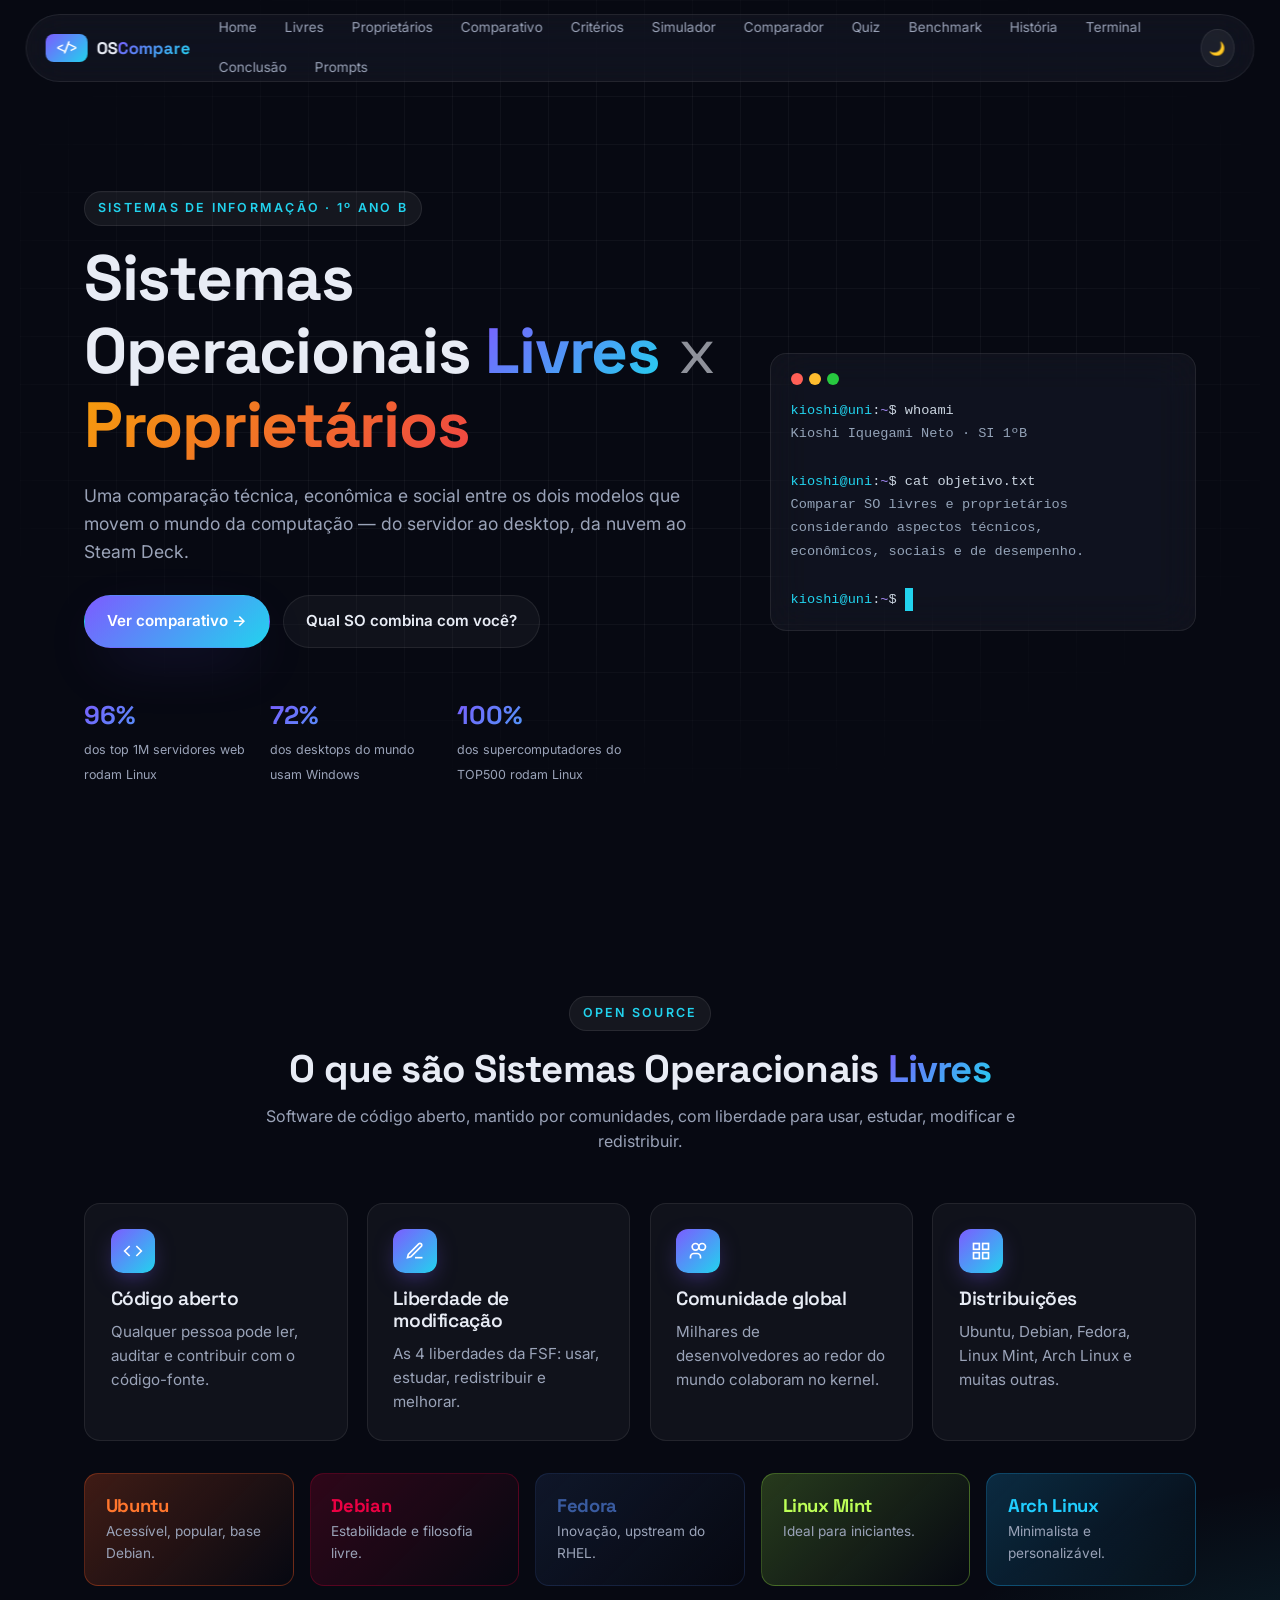
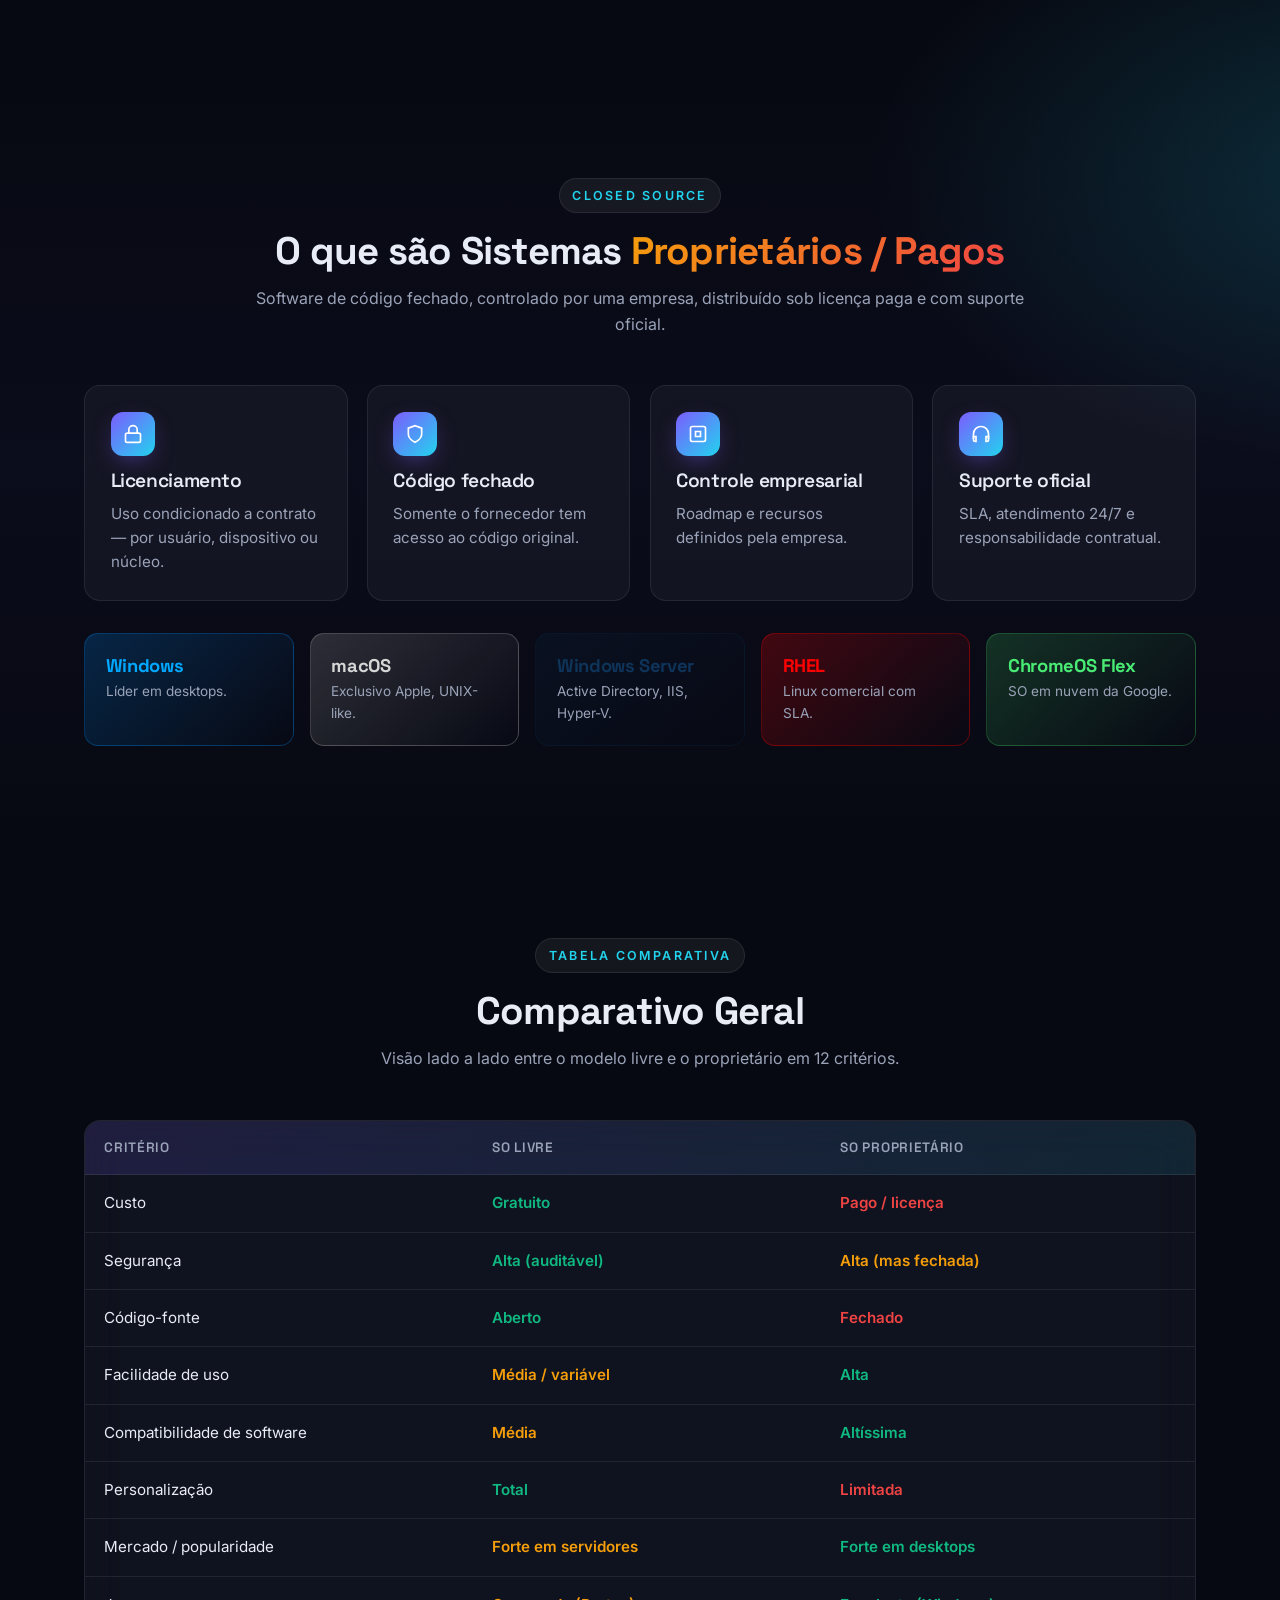
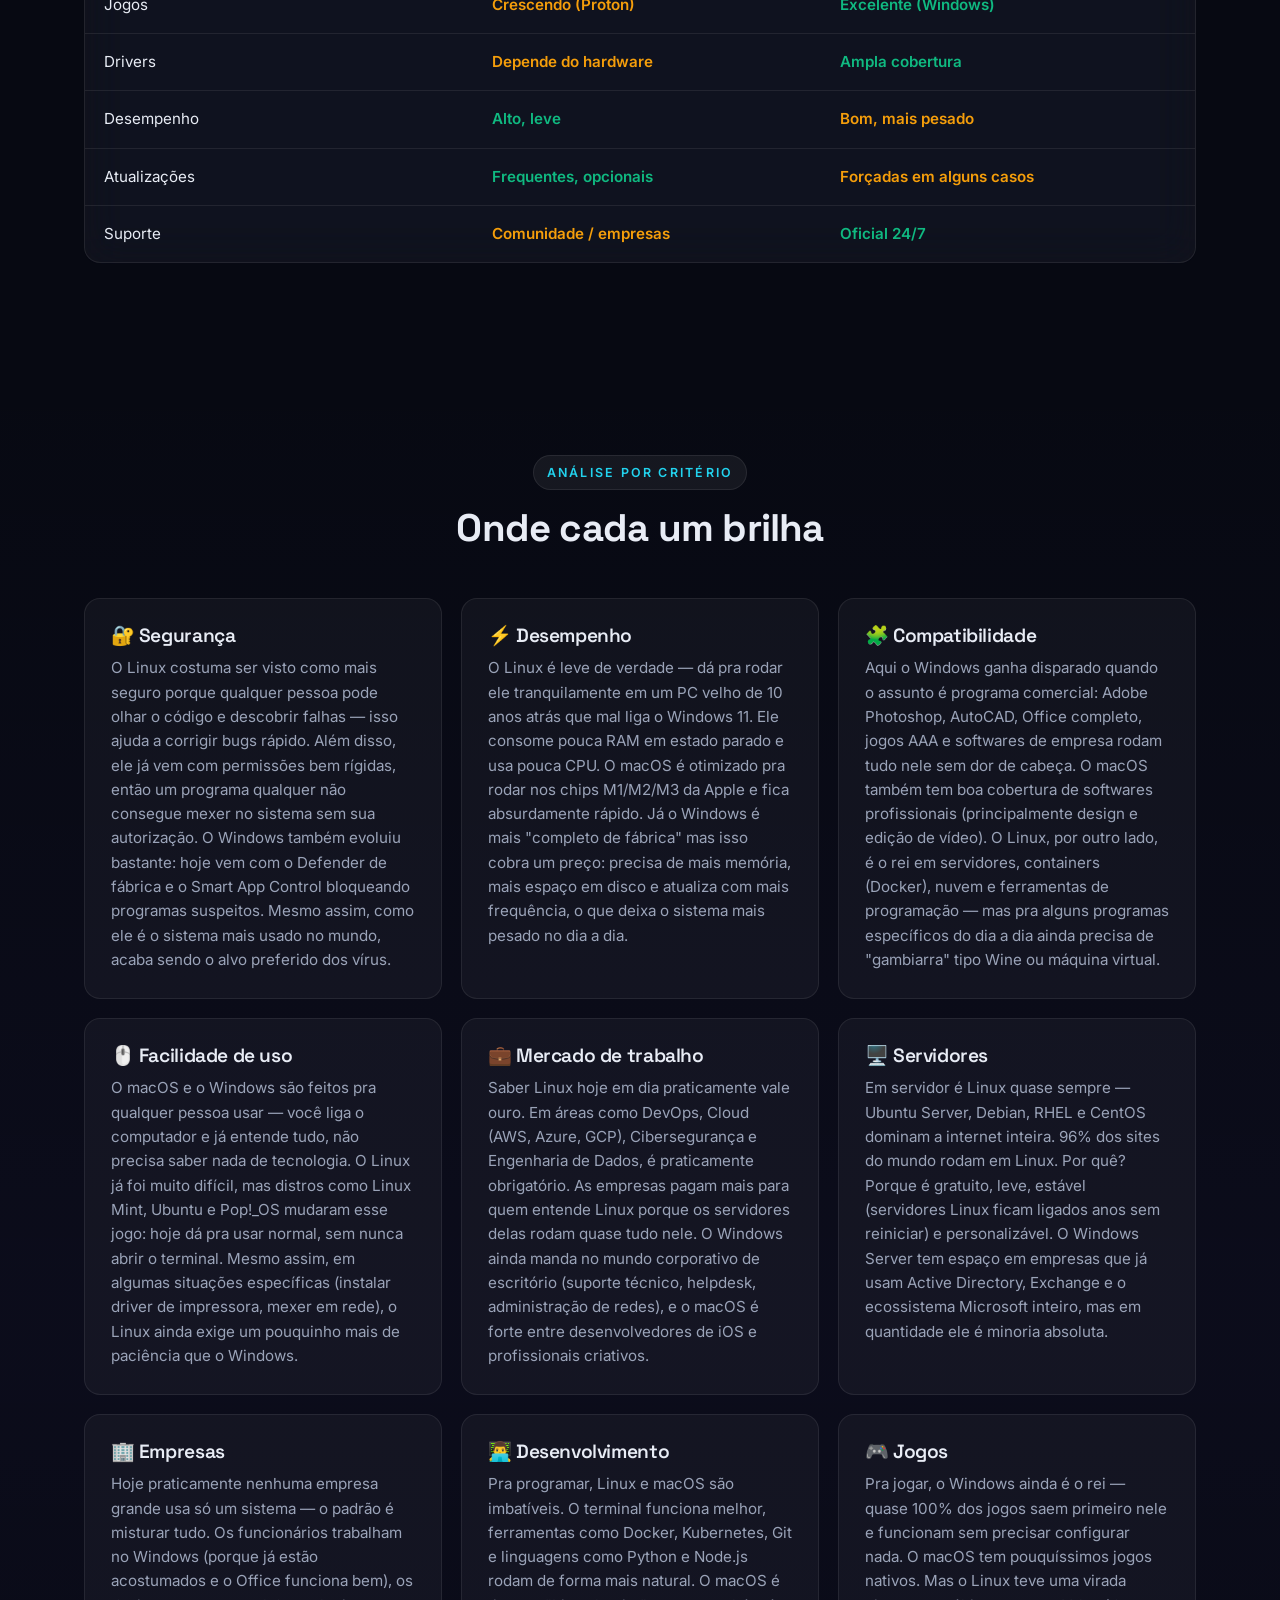
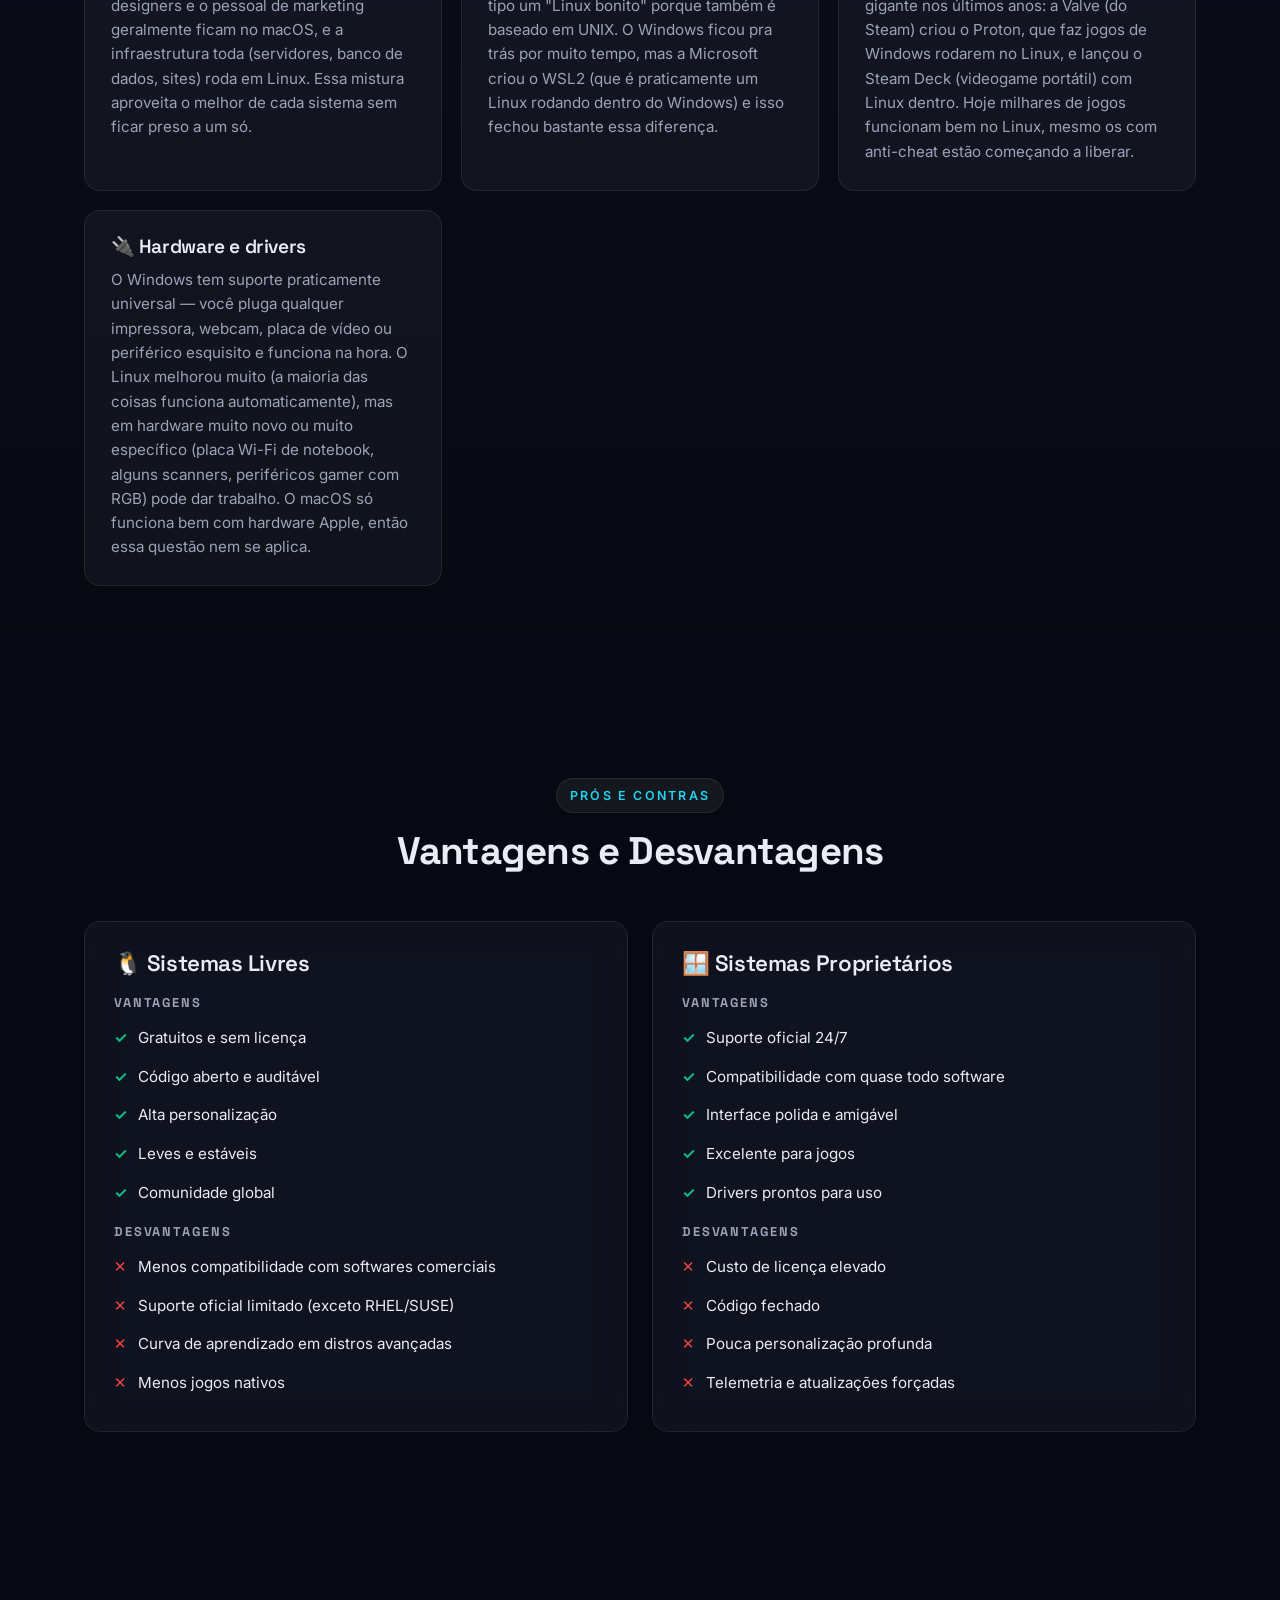
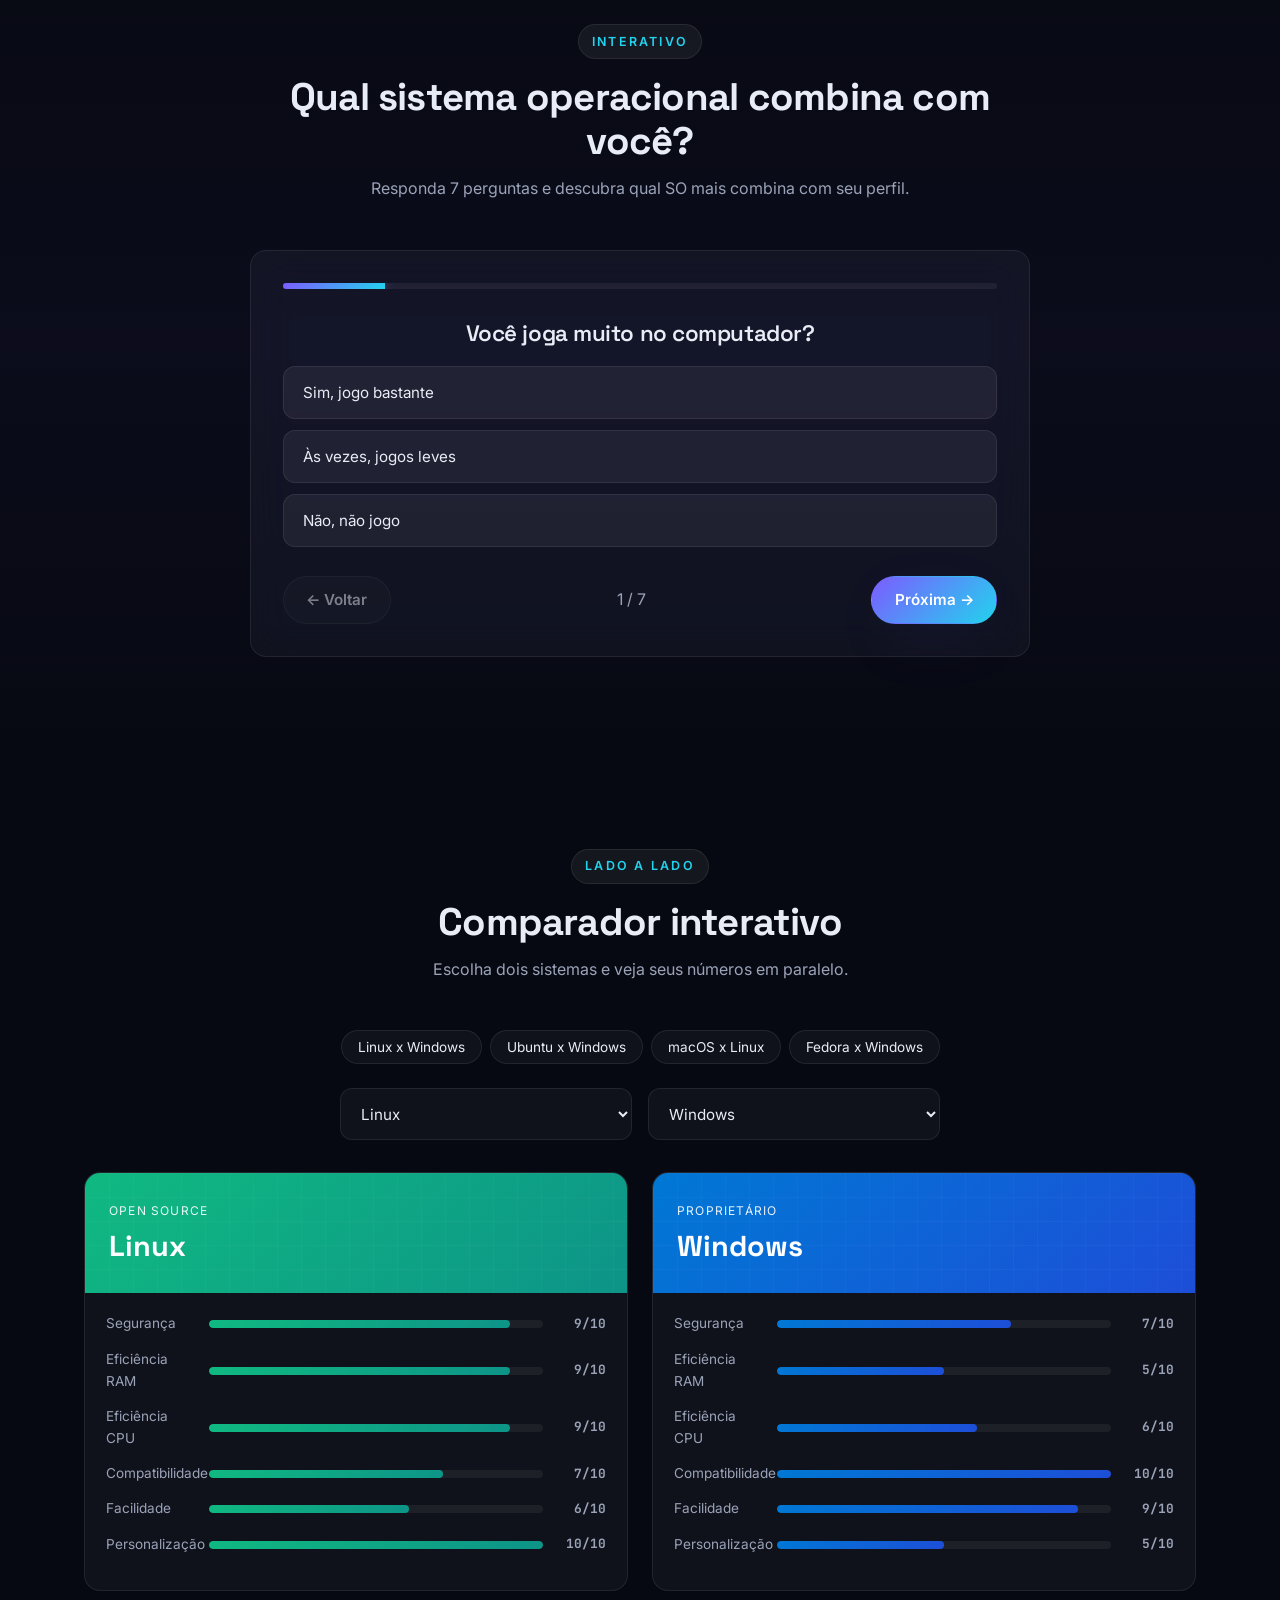
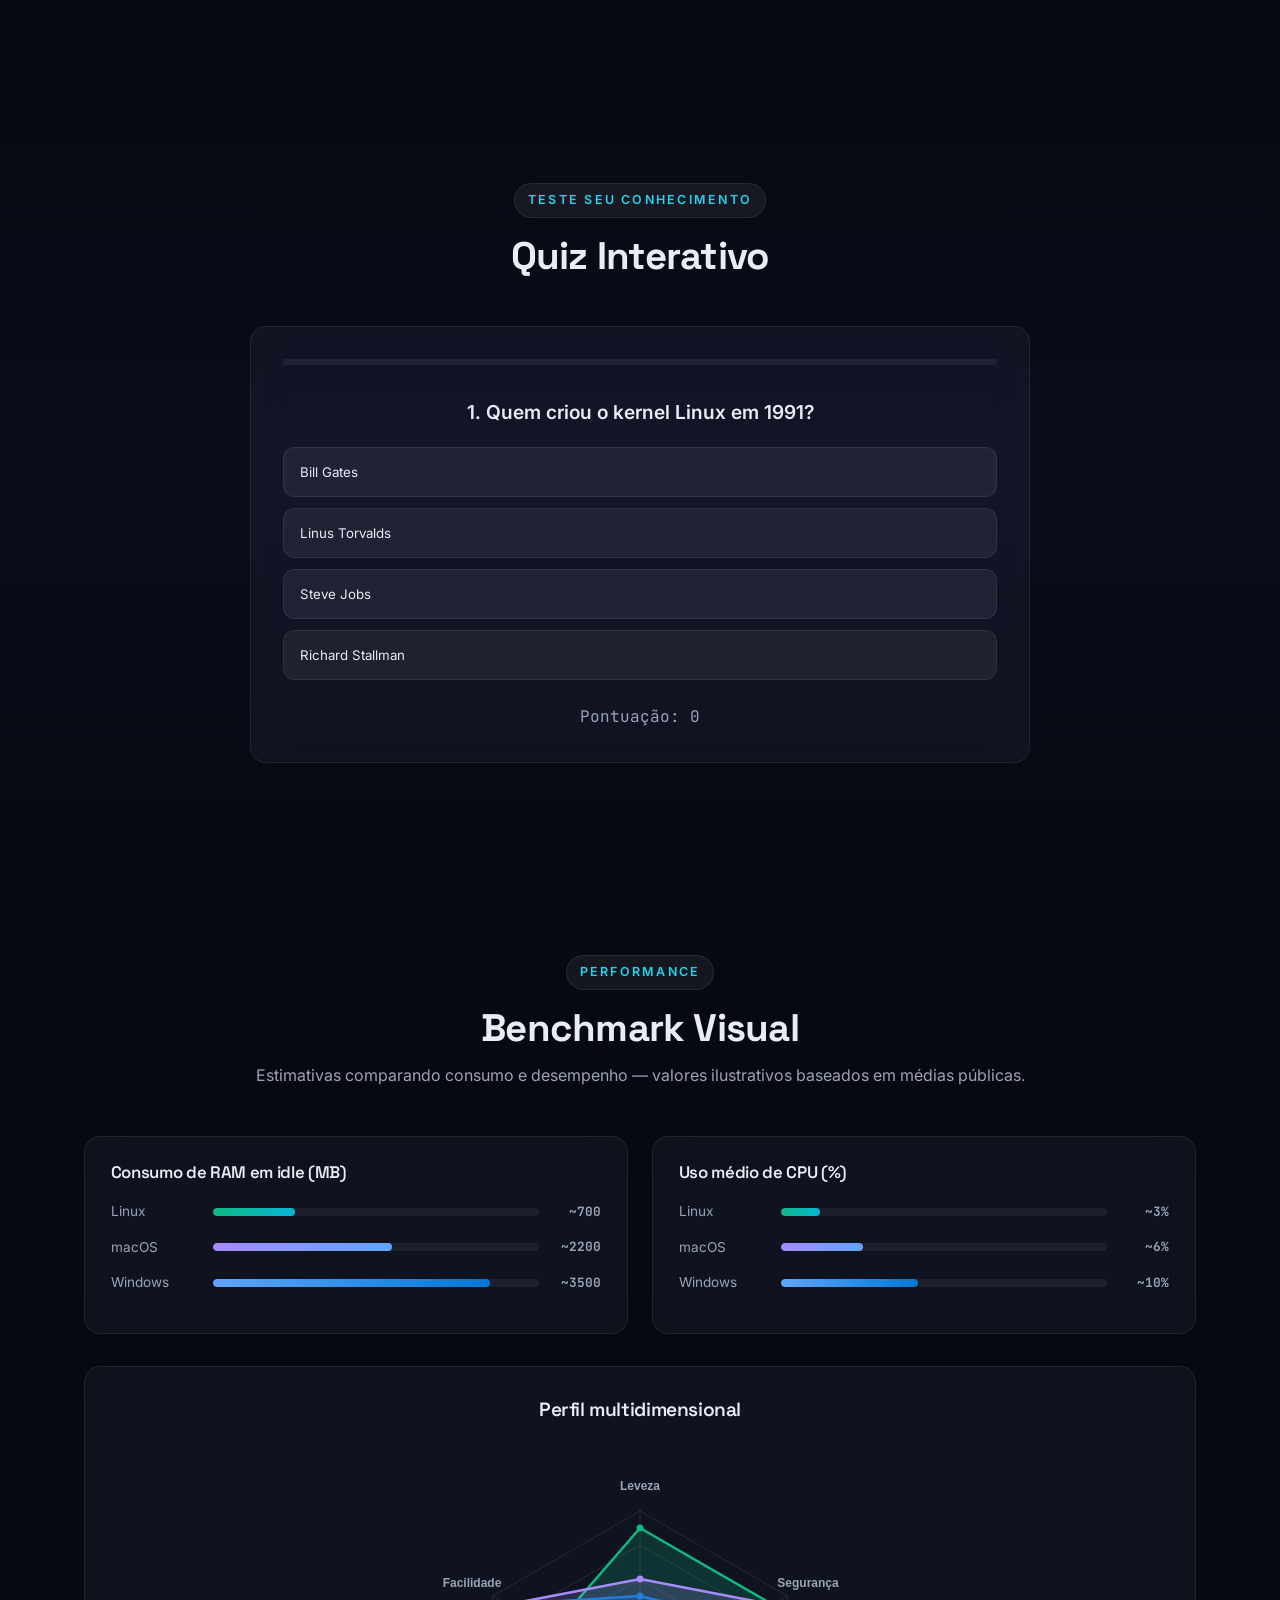
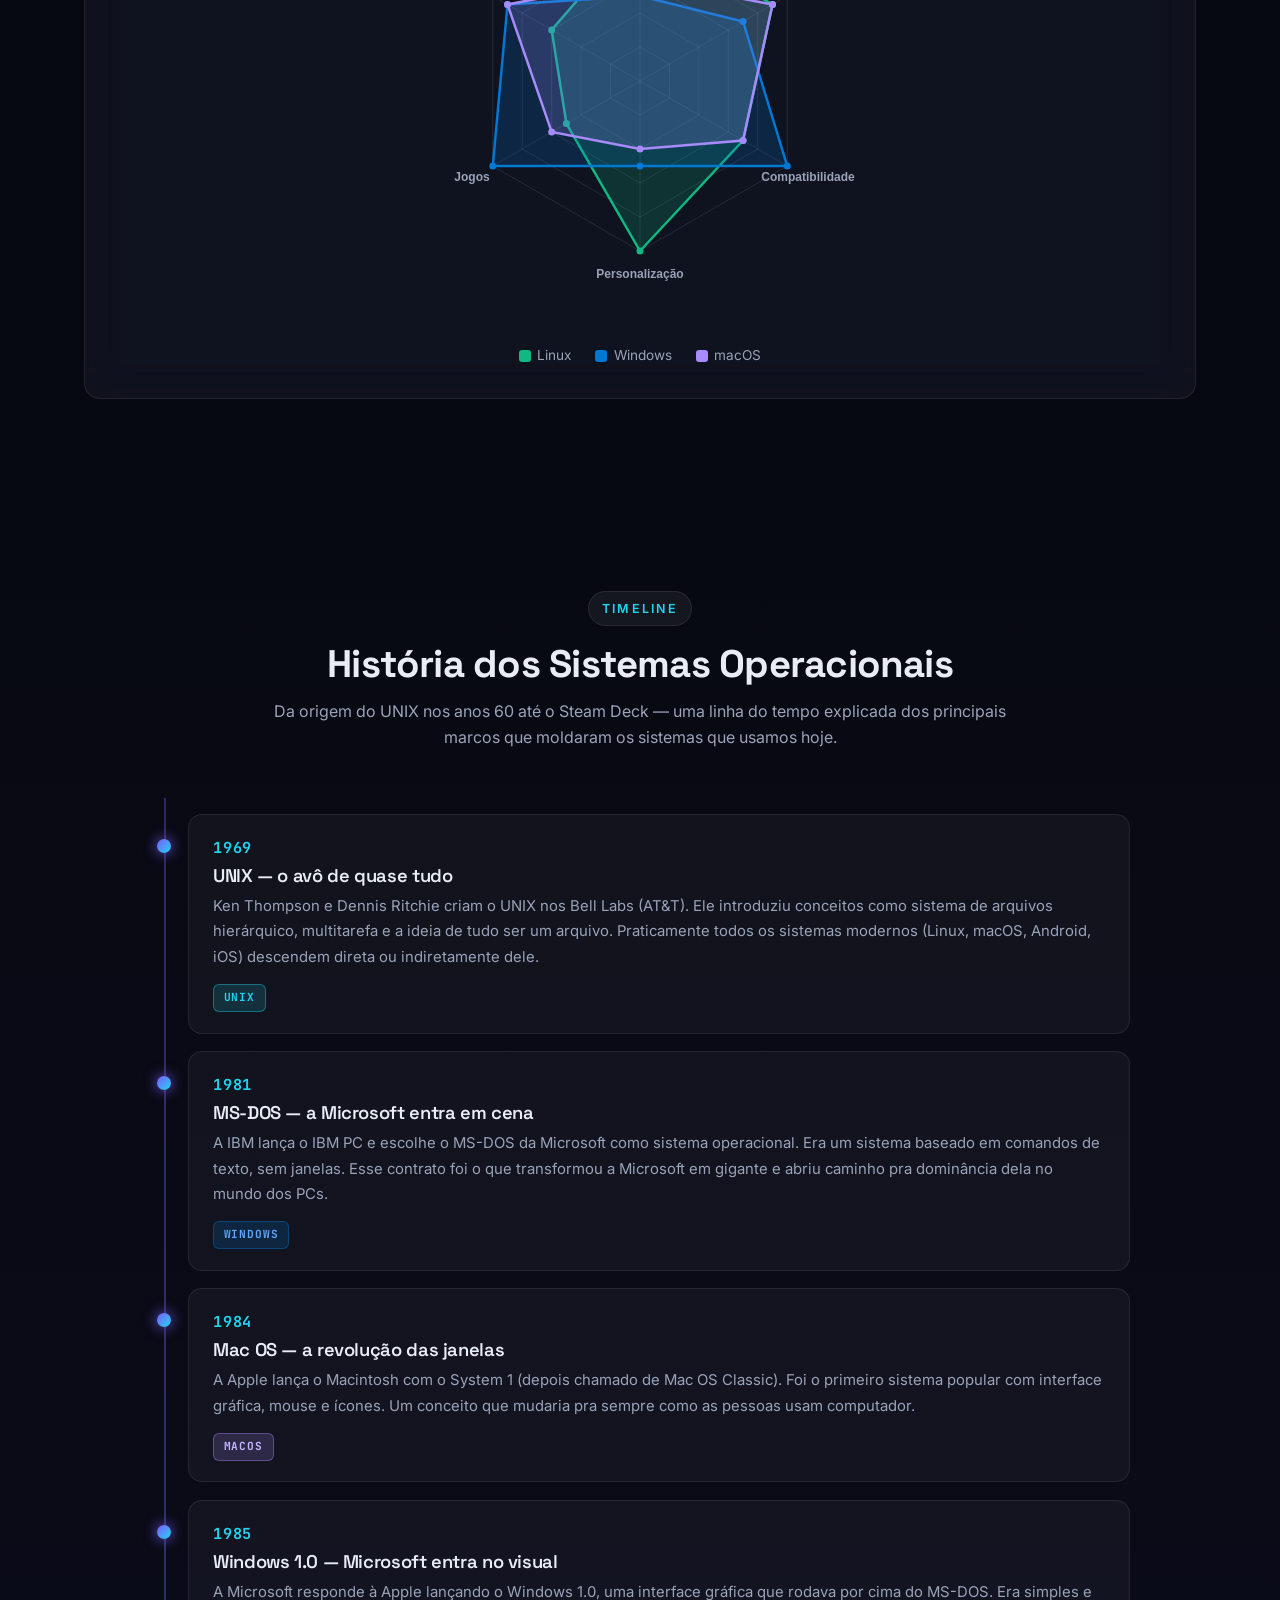
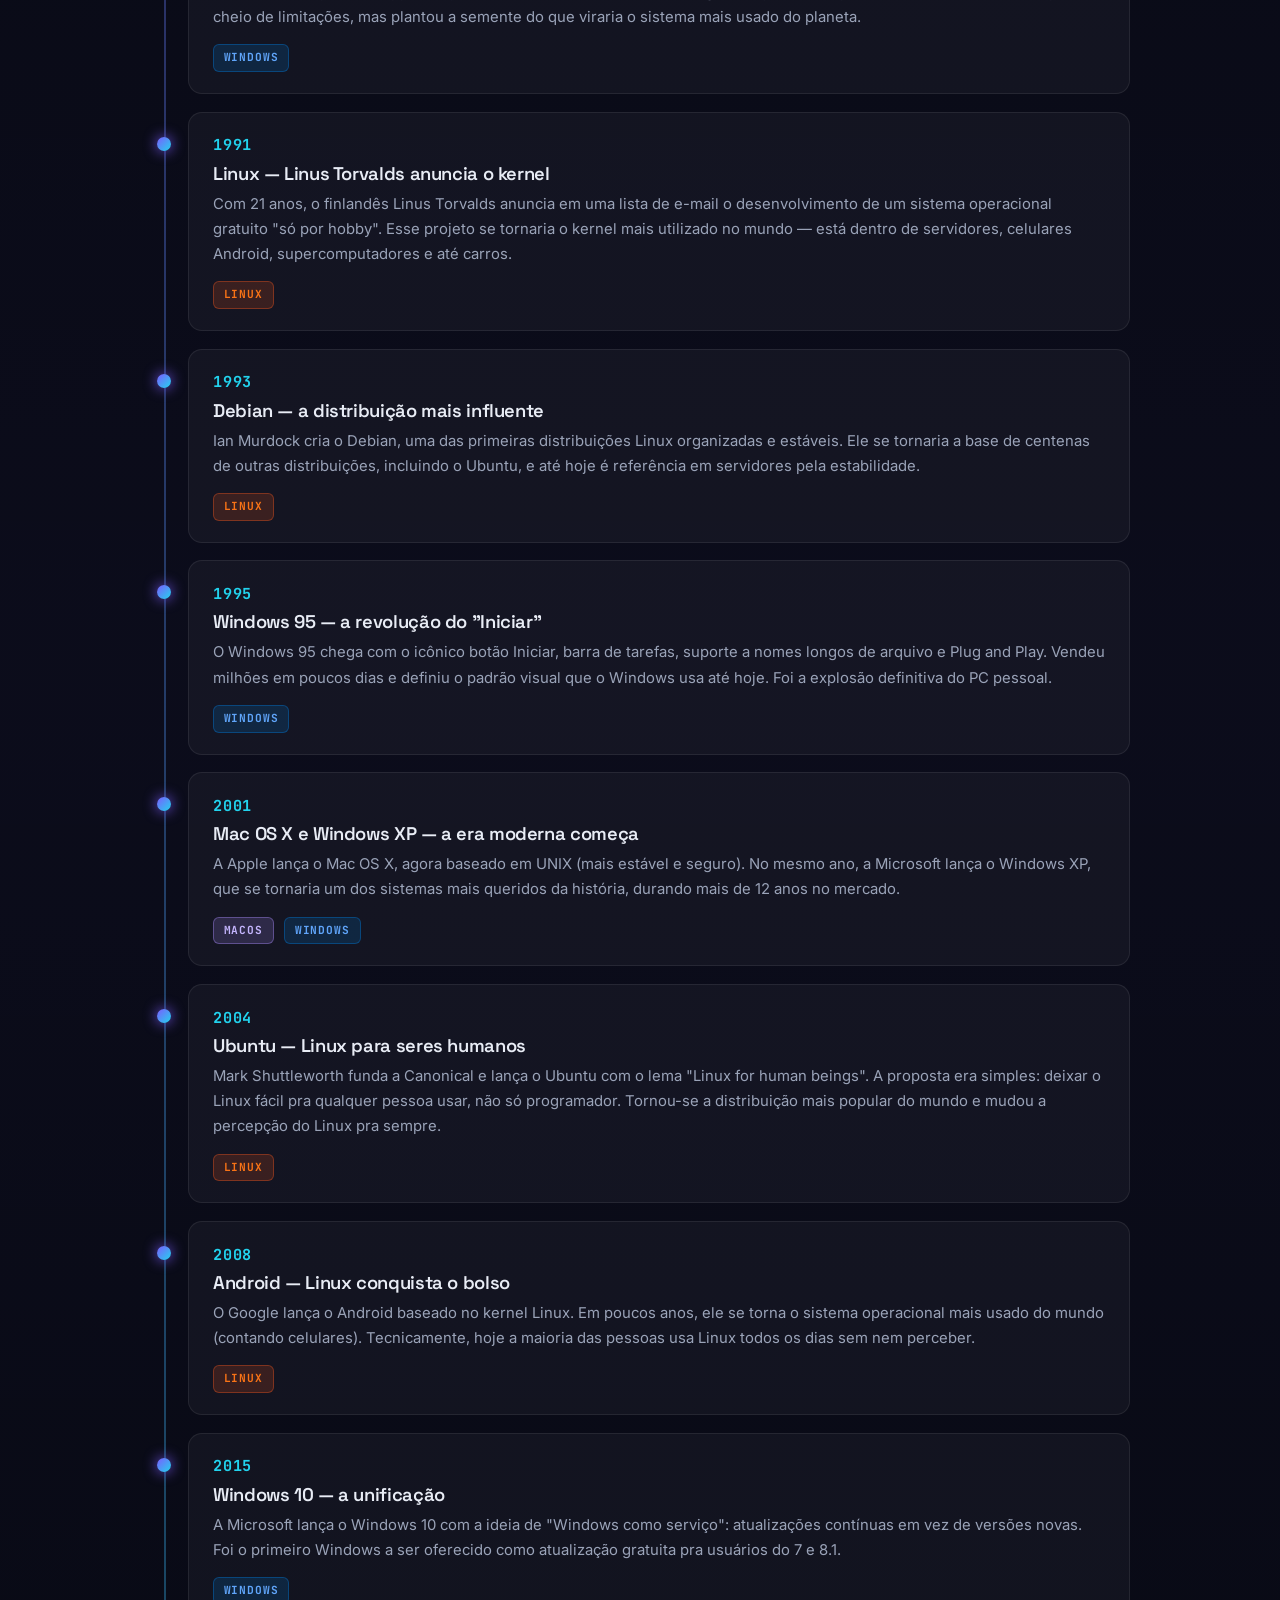
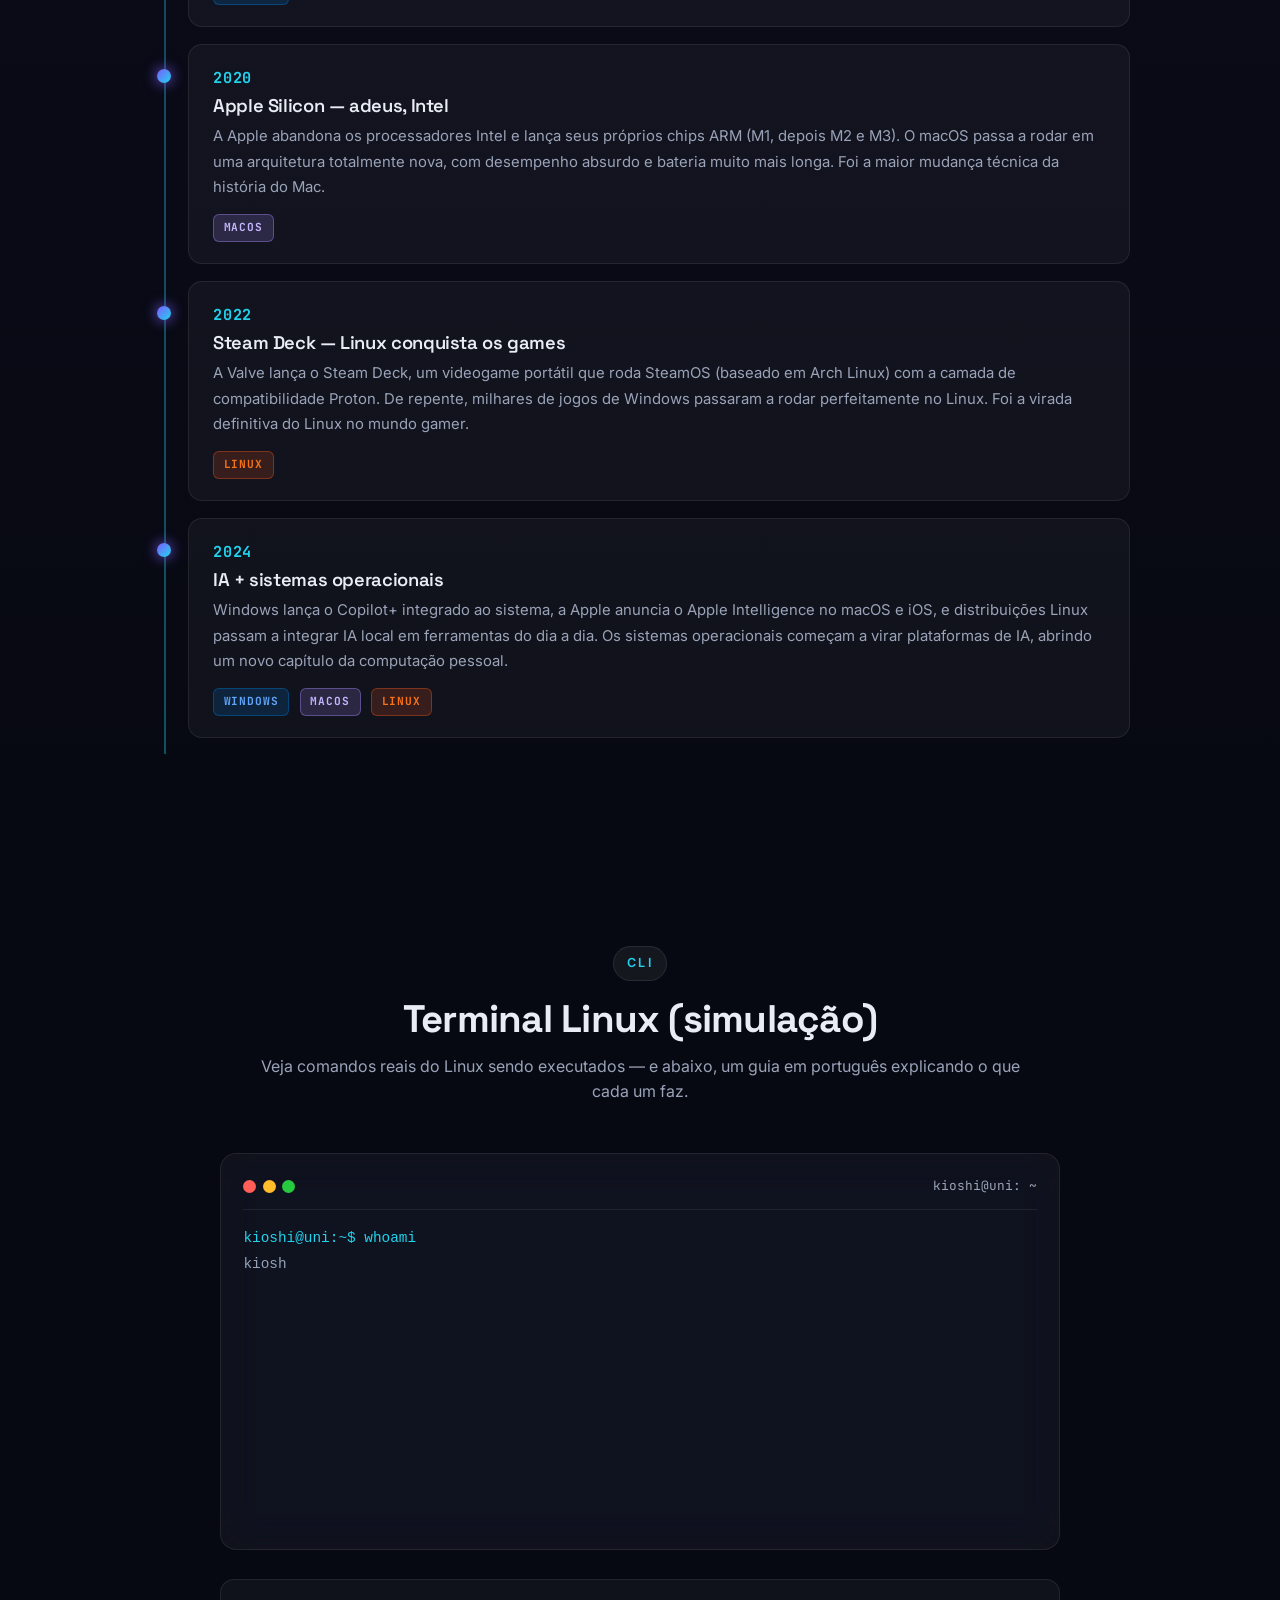
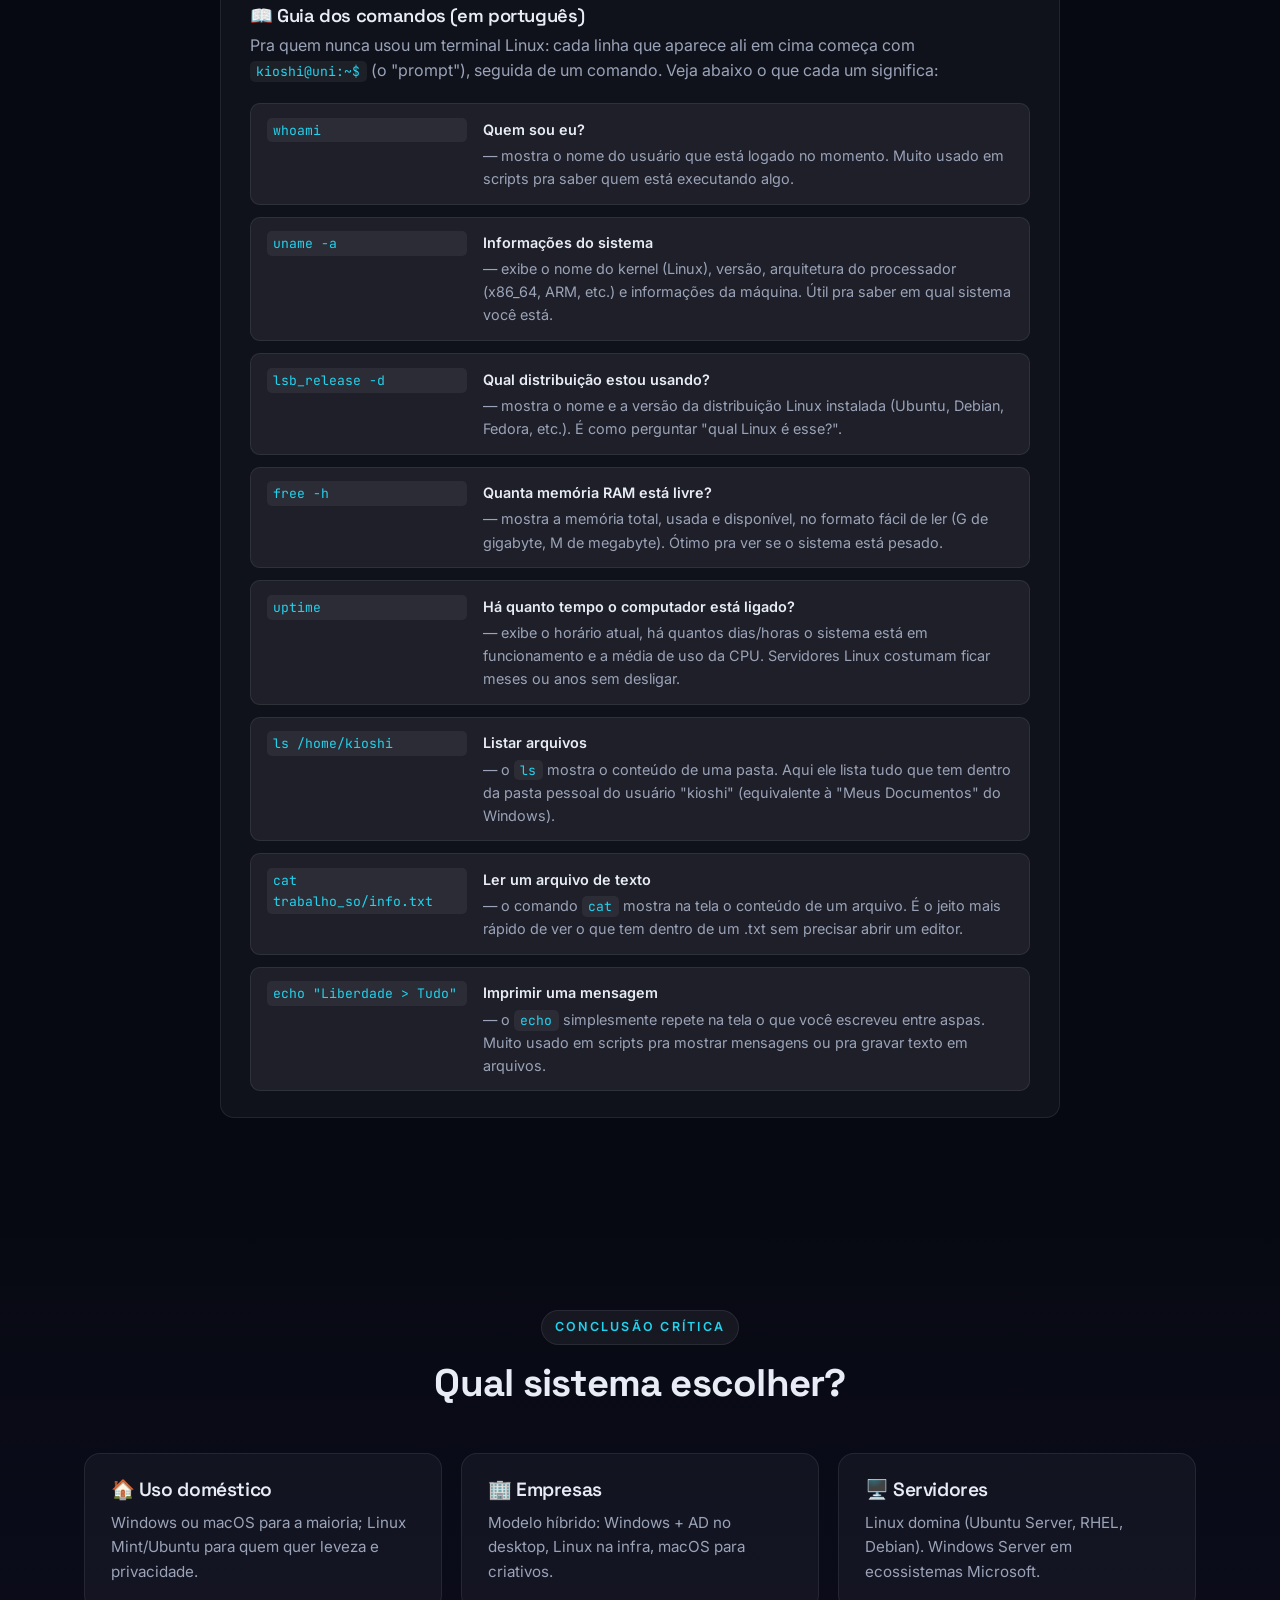
<file: index.html>
<!DOCTYPE html>
<html lang="pt-BR">
<head>
<meta charset="UTF-8" />
<meta name="viewport" content="width=device-width, initial-scale=1.0" />
<meta name="description" content="Site educacional comparando Sistemas Operacionais Livres e Proprietários — trabalho acadêmico de Sistemas de Informação." />
<meta name="author" content="Kioshi Iquegami Neto" />
<title>SO Livres x Proprietários — Kioshi Iquegami Neto</title>
<link rel="preconnect" href="https://fonts.googleapis.com">
<link rel="preconnect" href="https://fonts.gstatic.com" crossorigin>
<link href="https://fonts.googleapis.com/css2?family=Inter:wght@400;500;600;700&family=Space+Grotesk:wght@500;700&family=JetBrains+Mono:wght@400;600&display=swap" rel="stylesheet">
<link rel="stylesheet" href="style.css" />
</head>
<body>

<!-- Progress bar de scroll -->
<div id="scrollProgress"></div>

<!-- Navbar fixa -->
<header class="navbar glass">
  <a href="#home" class="logo">
    <span class="logo-mark">&lt;/&gt;</span>
    <span>OS<span class="grad">Compare</span></span>
  </a>
  <nav class="nav-links">
    <a href="#home">Home</a>
    <a href="#livres">Livres</a>
    <a href="#proprietarios">Proprietários</a>
    <a href="#comparativo">Comparativo</a>
    <a href="#criterios">Critérios</a>
    <a href="#simulador">Simulador</a>
    <a href="#comparador">Comparador</a>
    <a href="#quiz">Quiz</a>
    <a href="#benchmark">Benchmark</a>
    <a href="#historia">História</a>
    <a href="#terminal">Terminal</a>
    <a href="#conclusao">Conclusão</a>
    <a href="prompts.html">Prompts</a>
  </nav>
  <button id="themeToggle" class="theme-toggle" title="Alternar tema">🌙</button>
  <button id="menuToggle" class="menu-toggle">☰</button>
</header>

<!-- HERO -->
<section id="home" class="hero">
  <div class="hero-bg"></div>
  <div class="hero-grid"></div>
  <div class="hero-content reveal">
    <span class="eyebrow">Sistemas de Informação · 1º Ano B</span>
    <h1>Sistemas Operacionais <span class="grad">Livres</span> <span class="x">x</span> <span class="grad2">Proprietários</span></h1>
    <p class="subtitle">Uma comparação técnica, econômica e social entre os dois modelos que movem o mundo da computação — do servidor ao desktop, da nuvem ao Steam Deck.</p>
    <div class="hero-cta">
      <a href="#comparativo" class="btn btn-primary">Ver comparativo →</a>
      <a href="#simulador" class="btn btn-ghost">Qual SO combina com você?</a>
    </div>
    <div class="hero-stats">
      <div><strong>96%</strong><span>dos top 1M servidores web rodam Linux</span></div>
      <div><strong>72%</strong><span>dos desktops do mundo usam Windows</span></div>
      <div><strong>100%</strong><span>dos supercomputadores do TOP500 rodam Linux</span></div>
    </div>
  </div>
  <div class="hero-card glass reveal">
    <div class="term-mini">
      <div class="dots"><span></span><span></span><span></span></div>
      <pre><code><span class="prompt">kioshi@uni</span>:<span class="path">~</span>$ whoami
<span class="out">Kioshi Iquegami Neto · SI 1ºB</span>
<span class="prompt">kioshi@uni</span>:<span class="path">~</span>$ cat objetivo.txt
<span class="out">Comparar SO livres e proprietários
considerando aspectos técnicos,
econômicos, sociais e de desempenho.</span>
<span class="prompt">kioshi@uni</span>:<span class="path">~</span>$ <span class="caret">_</span></code></pre>
    </div>
  </div>
</section>

<!-- LIVRES -->
<section id="livres" class="section">
  <div class="section-head reveal">
    <span class="eyebrow">Open Source</span>
    <h2>O que são Sistemas Operacionais <span class="grad">Livres</span></h2>
    <p>Software de código aberto, mantido por comunidades, com liberdade para usar, estudar, modificar e redistribuir.</p>
  </div>
  <div class="cards-4">
    <div class="card reveal"><div class="icon icon-code"></div><h3>Código aberto</h3><p>Qualquer pessoa pode ler, auditar e contribuir com o código-fonte.</p></div>
    <div class="card reveal"><div class="icon icon-mod"></div><h3>Liberdade de modificação</h3><p>As 4 liberdades da FSF: usar, estudar, redistribuir e melhorar.</p></div>
    <div class="card reveal"><div class="icon icon-com"></div><h3>Comunidade global</h3><p>Milhares de desenvolvedores ao redor do mundo colaboram no kernel.</p></div>
    <div class="card reveal"><div class="icon icon-distro"></div><h3>Distribuições</h3><p>Ubuntu, Debian, Fedora, Linux Mint, Arch Linux e muitas outras.</p></div>
  </div>

  <div class="distros reveal">
    <div class="distro" style="--c:#E95420"><h4>Ubuntu</h4><p>Acessível, popular, base Debian.</p></div>
    <div class="distro" style="--c:#A80030"><h4>Debian</h4><p>Estabilidade e filosofia livre.</p></div>
    <div class="distro" style="--c:#294172"><h4>Fedora</h4><p>Inovação, upstream do RHEL.</p></div>
    <div class="distro" style="--c:#87CF3E"><h4>Linux Mint</h4><p>Ideal para iniciantes.</p></div>
    <div class="distro" style="--c:#1793D1"><h4>Arch Linux</h4><p>Minimalista e personalizável.</p></div>
  </div>
</section>

<!-- PROPRIETÁRIOS -->
<section id="proprietarios" class="section alt">
  <div class="section-head reveal">
    <span class="eyebrow">Closed Source</span>
    <h2>O que são Sistemas <span class="grad2">Proprietários / Pagos</span></h2>
    <p>Software de código fechado, controlado por uma empresa, distribuído sob licença paga e com suporte oficial.</p>
  </div>
  <div class="cards-4">
    <div class="card reveal"><div class="icon icon-lock"></div><h3>Licenciamento</h3><p>Uso condicionado a contrato — por usuário, dispositivo ou núcleo.</p></div>
    <div class="card reveal"><div class="icon icon-shield"></div><h3>Código fechado</h3><p>Somente o fornecedor tem acesso ao código original.</p></div>
    <div class="card reveal"><div class="icon icon-build"></div><h3>Controle empresarial</h3><p>Roadmap e recursos definidos pela empresa.</p></div>
    <div class="card reveal"><div class="icon icon-head"></div><h3>Suporte oficial</h3><p>SLA, atendimento 24/7 e responsabilidade contratual.</p></div>
  </div>

  <div class="distros reveal">
    <div class="distro" style="--c:#0078D4"><h4>Windows</h4><p>Líder em desktops.</p></div>
    <div class="distro" style="--c:#999999"><h4>macOS</h4><p>Exclusivo Apple, UNIX-like.</p></div>
    <div class="distro" style="--c:#0A2540"><h4>Windows Server</h4><p>Active Directory, IIS, Hyper-V.</p></div>
    <div class="distro" style="--c:#EE0000"><h4>RHEL</h4><p>Linux comercial com SLA.</p></div>
    <div class="distro" style="--c:#34A853"><h4>ChromeOS Flex</h4><p>SO em nuvem da Google.</p></div>
  </div>
</section>

<!-- COMPARATIVO -->
<section id="comparativo" class="section">
  <div class="section-head reveal">
    <span class="eyebrow">Tabela comparativa</span>
    <h2>Comparativo Geral</h2>
    <p>Visão lado a lado entre o modelo livre e o proprietário em 12 critérios.</p>
  </div>
  <div class="table-wrap glass reveal">
    <table class="modern-table">
      <thead><tr><th>Critério</th><th>SO Livre</th><th>SO Proprietário</th></tr></thead>
      <tbody>
        <tr><td>Custo</td><td class="ok">Gratuito</td><td class="bad">Pago / licença</td></tr>
        <tr><td>Segurança</td><td class="ok">Alta (auditável)</td><td class="mid">Alta (mas fechada)</td></tr>
        <tr><td>Código-fonte</td><td class="ok">Aberto</td><td class="bad">Fechado</td></tr>
        <tr><td>Facilidade de uso</td><td class="mid">Média / variável</td><td class="ok">Alta</td></tr>
        <tr><td>Compatibilidade de software</td><td class="mid">Média</td><td class="ok">Altíssima</td></tr>
        <tr><td>Personalização</td><td class="ok">Total</td><td class="bad">Limitada</td></tr>
        <tr><td>Mercado / popularidade</td><td class="mid">Forte em servidores</td><td class="ok">Forte em desktops</td></tr>
        <tr><td>Jogos</td><td class="mid">Crescendo (Proton)</td><td class="ok">Excelente (Windows)</td></tr>
        <tr><td>Drivers</td><td class="mid">Depende do hardware</td><td class="ok">Ampla cobertura</td></tr>
        <tr><td>Desempenho</td><td class="ok">Alto, leve</td><td class="mid">Bom, mais pesado</td></tr>
        <tr><td>Atualizações</td><td class="ok">Frequentes, opcionais</td><td class="mid">Forçadas em alguns casos</td></tr>
        <tr><td>Suporte</td><td class="mid">Comunidade / empresas</td><td class="ok">Oficial 24/7</td></tr>
      </tbody>
    </table>
  </div>
</section>

<!-- CRITÉRIOS -->
<section id="criterios" class="section alt">
  <div class="section-head reveal">
    <span class="eyebrow">Análise por critério</span>
    <h2>Onde cada um brilha</h2>
  </div>
  <div class="cards-3">
    <div class="card reveal"><h3>🔐 Segurança</h3><p>O Linux costuma ser visto como mais seguro porque qualquer pessoa pode olhar o código e descobrir falhas — isso ajuda a corrigir bugs rápido. Além disso, ele já vem com permissões bem rígidas, então um programa qualquer não consegue mexer no sistema sem sua autorização. O Windows também evoluiu bastante: hoje vem com o Defender de fábrica e o Smart App Control bloqueando programas suspeitos. Mesmo assim, como ele é o sistema mais usado no mundo, acaba sendo o alvo preferido dos vírus.</p></div>
    <div class="card reveal"><h3>⚡ Desempenho</h3><p>O Linux é leve de verdade — dá pra rodar ele tranquilamente em um PC velho de 10 anos atrás que mal liga o Windows 11. Ele consome pouca RAM em estado parado e usa pouca CPU. O macOS é otimizado pra rodar nos chips M1/M2/M3 da Apple e fica absurdamente rápido. Já o Windows é mais "completo de fábrica" mas isso cobra um preço: precisa de mais memória, mais espaço em disco e atualiza com mais frequência, o que deixa o sistema mais pesado no dia a dia.</p></div>
    <div class="card reveal"><h3>🧩 Compatibilidade</h3><p>Aqui o Windows ganha disparado quando o assunto é programa comercial: Adobe Photoshop, AutoCAD, Office completo, jogos AAA e softwares de empresa rodam tudo nele sem dor de cabeça. O macOS também tem boa cobertura de softwares profissionais (principalmente design e edição de vídeo). O Linux, por outro lado, é o rei em servidores, containers (Docker), nuvem e ferramentas de programação — mas pra alguns programas específicos do dia a dia ainda precisa de "gambiarra" tipo Wine ou máquina virtual.</p></div>
    <div class="card reveal"><h3>🖱️ Facilidade de uso</h3><p>O macOS e o Windows são feitos pra qualquer pessoa usar — você liga o computador e já entende tudo, não precisa saber nada de tecnologia. O Linux já foi muito difícil, mas distros como Linux Mint, Ubuntu e Pop!_OS mudaram esse jogo: hoje dá pra usar normal, sem nunca abrir o terminal. Mesmo assim, em algumas situações específicas (instalar driver de impressora, mexer em rede), o Linux ainda exige um pouquinho mais de paciência que o Windows.</p></div>
    <div class="card reveal"><h3>💼 Mercado de trabalho</h3><p>Saber Linux hoje em dia praticamente vale ouro. Em áreas como DevOps, Cloud (AWS, Azure, GCP), Cibersegurança e Engenharia de Dados, é praticamente obrigatório. As empresas pagam mais para quem entende Linux porque os servidores delas rodam quase tudo nele. O Windows ainda manda no mundo corporativo de escritório (suporte técnico, helpdesk, administração de redes), e o macOS é forte entre desenvolvedores de iOS e profissionais criativos.</p></div>
    <div class="card reveal"><h3>🖥️ Servidores</h3><p>Em servidor é Linux quase sempre — Ubuntu Server, Debian, RHEL e CentOS dominam a internet inteira. 96% dos sites do mundo rodam em Linux. Por quê? Porque é gratuito, leve, estável (servidores Linux ficam ligados anos sem reiniciar) e personalizável. O Windows Server tem espaço em empresas que já usam Active Directory, Exchange e o ecossistema Microsoft inteiro, mas em quantidade ele é minoria absoluta.</p></div>
    <div class="card reveal"><h3>🏢 Empresas</h3><p>Hoje praticamente nenhuma empresa grande usa só um sistema — o padrão é misturar tudo. Os funcionários trabalham no Windows (porque já estão acostumados e o Office funciona bem), os designers e o pessoal de marketing geralmente ficam no macOS, e a infraestrutura toda (servidores, banco de dados, sites) roda em Linux. Essa mistura aproveita o melhor de cada sistema sem ficar preso a um só.</p></div>
    <div class="card reveal"><h3>👨‍💻 Desenvolvimento</h3><p>Pra programar, Linux e macOS são imbatíveis. O terminal funciona melhor, ferramentas como Docker, Kubernetes, Git e linguagens como Python e Node.js rodam de forma mais natural. O macOS é tipo um "Linux bonito" porque também é baseado em UNIX. O Windows ficou pra trás por muito tempo, mas a Microsoft criou o WSL2 (que é praticamente um Linux rodando dentro do Windows) e isso fechou bastante essa diferença.</p></div>
    <div class="card reveal"><h3>🎮 Jogos</h3><p>Pra jogar, o Windows ainda é o rei — quase 100% dos jogos saem primeiro nele e funcionam sem precisar configurar nada. O macOS tem pouquíssimos jogos nativos. Mas o Linux teve uma virada gigante nos últimos anos: a Valve (do Steam) criou o Proton, que faz jogos de Windows rodarem no Linux, e lançou o Steam Deck (videogame portátil) com Linux dentro. Hoje milhares de jogos funcionam bem no Linux, mesmo os com anti-cheat estão começando a liberar.</p></div>
    <div class="card reveal"><h3>🔌 Hardware e drivers</h3><p>O Windows tem suporte praticamente universal — você pluga qualquer impressora, webcam, placa de vídeo ou periférico esquisito e funciona na hora. O Linux melhorou muito (a maioria das coisas funciona automaticamente), mas em hardware muito novo ou muito específico (placa Wi-Fi de notebook, alguns scanners, periféricos gamer com RGB) pode dar trabalho. O macOS só funciona bem com hardware Apple, então essa questão nem se aplica.</p></div>
  </div>
</section>

<!-- VANTAGENS E DESVANTAGENS -->
<section id="vantagens" class="section">
  <div class="section-head reveal">
    <span class="eyebrow">Prós e contras</span>
    <h2>Vantagens e Desvantagens</h2>
  </div>
  <div class="vs-grid">
    <div class="vs-card glass reveal">
      <h3>🐧 Sistemas Livres</h3>
      <div class="pros"><h4>Vantagens</h4><ul>
        <li>Gratuitos e sem licença</li>
        <li>Código aberto e auditável</li>
        <li>Alta personalização</li>
        <li>Leves e estáveis</li>
        <li>Comunidade global</li>
      </ul></div>
      <div class="cons"><h4>Desvantagens</h4><ul>
        <li>Menos compatibilidade com softwares comerciais</li>
        <li>Suporte oficial limitado (exceto RHEL/SUSE)</li>
        <li>Curva de aprendizado em distros avançadas</li>
        <li>Menos jogos nativos</li>
      </ul></div>
    </div>
    <div class="vs-card glass reveal">
      <h3>🪟 Sistemas Proprietários</h3>
      <div class="pros"><h4>Vantagens</h4><ul>
        <li>Suporte oficial 24/7</li>
        <li>Compatibilidade com quase todo software</li>
        <li>Interface polida e amigável</li>
        <li>Excelente para jogos</li>
        <li>Drivers prontos para uso</li>
      </ul></div>
      <div class="cons"><h4>Desvantagens</h4><ul>
        <li>Custo de licença elevado</li>
        <li>Código fechado</li>
        <li>Pouca personalização profunda</li>
        <li>Telemetria e atualizações forçadas</li>
      </ul></div>
    </div>
  </div>
</section>

<!-- SIMULADOR -->
<section id="simulador" class="section alt">
  <div class="section-head reveal">
    <span class="eyebrow">Interativo</span>
    <h2>Qual sistema operacional combina com você?</h2>
    <p>Responda 7 perguntas e descubra qual SO mais combina com seu perfil.</p>
  </div>
  <div class="sim-wrap glass reveal">
    <div class="progress"><div id="simProgress"></div></div>
    <div id="simStep" class="sim-step"></div>
    <div class="sim-actions">
      <button id="simPrev" class="btn btn-ghost">← Voltar</button>
      <span id="simCount" class="muted">1 / 7</span>
      <button id="simNext" class="btn btn-primary">Próxima →</button>
    </div>
    <div id="simResult" class="sim-result hidden"></div>
  </div>
</section>

<!-- COMPARADOR -->
<section id="comparador" class="section">
  <div class="section-head reveal">
    <span class="eyebrow">Lado a lado</span>
    <h2>Comparador interativo</h2>
    <p>Escolha dois sistemas e veja seus números em paralelo.</p>
  </div>
  <div class="cmp-presets reveal">
    <button data-a="Linux" data-b="Windows" class="chip">Linux x Windows</button>
    <button data-a="Ubuntu" data-b="Windows" class="chip">Ubuntu x Windows</button>
    <button data-a="macOS" data-b="Linux" class="chip">macOS x Linux</button>
    <button data-a="Fedora" data-b="Windows" class="chip">Fedora x Windows</button>
  </div>
  <div class="cmp-selects reveal">
    <select id="cmpA"></select>
    <select id="cmpB"></select>
  </div>
  <div id="cmpCards" class="cmp-grid reveal"></div>
</section>

<!-- QUIZ -->
<section id="quiz" class="section alt">
  <div class="section-head reveal">
    <span class="eyebrow">Teste seu conhecimento</span>
    <h2>Quiz Interativo</h2>
  </div>
  <div class="quiz-wrap glass reveal">
    <div class="progress"><div id="quizProgress"></div></div>
    <div id="quizStep"></div>
    <div id="quizScore" class="muted">Pontuação: 0</div>
  </div>
</section>

<!-- BENCHMARK -->
<section id="benchmark" class="section">
  <div class="section-head reveal">
    <span class="eyebrow">Performance</span>
    <h2>Benchmark Visual</h2>
    <p>Estimativas comparando consumo e desempenho — valores ilustrativos baseados em médias públicas.</p>
  </div>

  <div class="bench-grid reveal">
    <div class="card glass">
      <h3>Consumo de RAM em idle (MB)</h3>
      <div class="bar"><span>Linux</span><div class="track"><div class="fill" style="width:25%;background:linear-gradient(90deg,#10b981,#06b6d4)"></div></div><b>~700</b></div>
      <div class="bar"><span>macOS</span><div class="track"><div class="fill" style="width:55%;background:linear-gradient(90deg,#a78bfa,#60a5fa)"></div></div><b>~2200</b></div>
      <div class="bar"><span>Windows</span><div class="track"><div class="fill" style="width:85%;background:linear-gradient(90deg,#60a5fa,#0078D4)"></div></div><b>~3500</b></div>
    </div>

    <div class="card glass">
      <h3>Uso médio de CPU (%)</h3>
      <div class="bar"><span>Linux</span><div class="track"><div class="fill" style="width:12%;background:linear-gradient(90deg,#10b981,#06b6d4)"></div></div><b>~3%</b></div>
      <div class="bar"><span>macOS</span><div class="track"><div class="fill" style="width:25%;background:linear-gradient(90deg,#a78bfa,#60a5fa)"></div></div><b>~6%</b></div>
      <div class="bar"><span>Windows</span><div class="track"><div class="fill" style="width:42%;background:linear-gradient(90deg,#60a5fa,#0078D4)"></div></div><b>~10%</b></div>
    </div>
  </div>

  <div class="radar-wrap glass reveal">
    <h3>Perfil multidimensional</h3>
    <canvas id="radar" width="700" height="500"></canvas>
    <div class="legend">
      <span><i style="background:#10b981"></i>Linux</span>
      <span><i style="background:#0078D4"></i>Windows</span>
      <span><i style="background:#a78bfa"></i>macOS</span>
    </div>
  </div>
</section>

<!-- HISTÓRIA -->
<section id="historia" class="section alt">
  <div class="section-head reveal">
    <span class="eyebrow">Timeline</span>
    <h2>História dos Sistemas Operacionais</h2>
    <p>Da origem do UNIX nos anos 60 até o Steam Deck — uma linha do tempo explicada dos principais marcos que moldaram os sistemas que usamos hoje.</p>
  </div>
  <div class="timeline reveal">

    <article class="t-card">
      <div class="t-year">1969</div>
      <h3>UNIX — o avô de quase tudo</h3>
      <p>Ken Thompson e Dennis Ritchie criam o UNIX nos Bell Labs (AT&amp;T). Ele introduziu conceitos como sistema de arquivos hierárquico, multitarefa e a ideia de tudo ser um arquivo. Praticamente todos os sistemas modernos (Linux, macOS, Android, iOS) descendem direta ou indiretamente dele.</p>
      <span class="t-tag t-unix">UNIX</span>
    </article>

    <article class="t-card">
      <div class="t-year">1981</div>
      <h3>MS-DOS — a Microsoft entra em cena</h3>
      <p>A IBM lança o IBM PC e escolhe o MS-DOS da Microsoft como sistema operacional. Era um sistema baseado em comandos de texto, sem janelas. Esse contrato foi o que transformou a Microsoft em gigante e abriu caminho pra dominância dela no mundo dos PCs.</p>
      <span class="t-tag t-win">Windows</span>
    </article>

    <article class="t-card">
      <div class="t-year">1984</div>
      <h3>Mac OS — a revolução das janelas</h3>
      <p>A Apple lança o Macintosh com o System 1 (depois chamado de Mac OS Classic). Foi o primeiro sistema popular com interface gráfica, mouse e ícones. Um conceito que mudaria pra sempre como as pessoas usam computador.</p>
      <span class="t-tag t-mac">macOS</span>
    </article>

    <article class="t-card">
      <div class="t-year">1985</div>
      <h3>Windows 1.0 — Microsoft entra no visual</h3>
      <p>A Microsoft responde à Apple lançando o Windows 1.0, uma interface gráfica que rodava por cima do MS-DOS. Era simples e cheio de limitações, mas plantou a semente do que viraria o sistema mais usado do planeta.</p>
      <span class="t-tag t-win">Windows</span>
    </article>

    <article class="t-card">
      <div class="t-year">1991</div>
      <h3>Linux — Linus Torvalds anuncia o kernel</h3>
      <p>Com 21 anos, o finlandês Linus Torvalds anuncia em uma lista de e-mail o desenvolvimento de um sistema operacional gratuito "só por hobby". Esse projeto se tornaria o kernel mais utilizado no mundo — está dentro de servidores, celulares Android, supercomputadores e até carros.</p>
      <span class="t-tag t-linux">Linux</span>
    </article>

    <article class="t-card">
      <div class="t-year">1993</div>
      <h3>Debian — a distribuição mais influente</h3>
      <p>Ian Murdock cria o Debian, uma das primeiras distribuições Linux organizadas e estáveis. Ele se tornaria a base de centenas de outras distribuições, incluindo o Ubuntu, e até hoje é referência em servidores pela estabilidade.</p>
      <span class="t-tag t-linux">Linux</span>
    </article>

    <article class="t-card">
      <div class="t-year">1995</div>
      <h3>Windows 95 — a revolução do "Iniciar"</h3>
      <p>O Windows 95 chega com o icônico botão Iniciar, barra de tarefas, suporte a nomes longos de arquivo e Plug and Play. Vendeu milhões em poucos dias e definiu o padrão visual que o Windows usa até hoje. Foi a explosão definitiva do PC pessoal.</p>
      <span class="t-tag t-win">Windows</span>
    </article>

    <article class="t-card">
      <div class="t-year">2001</div>
      <h3>Mac OS X e Windows XP — a era moderna começa</h3>
      <p>A Apple lança o Mac OS X, agora baseado em UNIX (mais estável e seguro). No mesmo ano, a Microsoft lança o Windows XP, que se tornaria um dos sistemas mais queridos da história, durando mais de 12 anos no mercado.</p>
      <span class="t-tag t-mac">macOS</span>
      <span class="t-tag t-win">Windows</span>
    </article>

    <article class="t-card">
      <div class="t-year">2004</div>
      <h3>Ubuntu — Linux para seres humanos</h3>
      <p>Mark Shuttleworth funda a Canonical e lança o Ubuntu com o lema "Linux for human beings". A proposta era simples: deixar o Linux fácil pra qualquer pessoa usar, não só programador. Tornou-se a distribuição mais popular do mundo e mudou a percepção do Linux pra sempre.</p>
      <span class="t-tag t-linux">Linux</span>
    </article>

    <article class="t-card">
      <div class="t-year">2008</div>
      <h3>Android — Linux conquista o bolso</h3>
      <p>O Google lança o Android baseado no kernel Linux. Em poucos anos, ele se torna o sistema operacional mais usado do mundo (contando celulares). Tecnicamente, hoje a maioria das pessoas usa Linux todos os dias sem nem perceber.</p>
      <span class="t-tag t-linux">Linux</span>
    </article>

    <article class="t-card">
      <div class="t-year">2015</div>
      <h3>Windows 10 — a unificação</h3>
      <p>A Microsoft lança o Windows 10 com a ideia de "Windows como serviço": atualizações contínuas em vez de versões novas. Foi o primeiro Windows a ser oferecido como atualização gratuita pra usuários do 7 e 8.1.</p>
      <span class="t-tag t-win">Windows</span>
    </article>

    <article class="t-card">
      <div class="t-year">2020</div>
      <h3>Apple Silicon — adeus, Intel</h3>
      <p>A Apple abandona os processadores Intel e lança seus próprios chips ARM (M1, depois M2 e M3). O macOS passa a rodar em uma arquitetura totalmente nova, com desempenho absurdo e bateria muito mais longa. Foi a maior mudança técnica da história do Mac.</p>
      <span class="t-tag t-mac">macOS</span>
    </article>

    <article class="t-card">
      <div class="t-year">2022</div>
      <h3>Steam Deck — Linux conquista os games</h3>
      <p>A Valve lança o Steam Deck, um videogame portátil que roda SteamOS (baseado em Arch Linux) com a camada de compatibilidade Proton. De repente, milhares de jogos de Windows passaram a rodar perfeitamente no Linux. Foi a virada definitiva do Linux no mundo gamer.</p>
      <span class="t-tag t-linux">Linux</span>
    </article>

    <article class="t-card">
      <div class="t-year">2024</div>
      <h3>IA + sistemas operacionais</h3>
      <p>Windows lança o Copilot+ integrado ao sistema, a Apple anuncia o Apple Intelligence no macOS e iOS, e distribuições Linux passam a integrar IA local em ferramentas do dia a dia. Os sistemas operacionais começam a virar plataformas de IA, abrindo um novo capítulo da computação pessoal.</p>
      <span class="t-tag t-win">Windows</span>
      <span class="t-tag t-mac">macOS</span>
      <span class="t-tag t-linux">Linux</span>
    </article>

  </div>
</section>

<!-- TERMINAL -->
<section id="terminal" class="section">
  <div class="section-head reveal">
    <span class="eyebrow">CLI</span>
    <h2>Terminal Linux (simulação)</h2>
    <p>Veja comandos reais do Linux sendo executados — e abaixo, um guia em português explicando o que cada um faz.</p>
  </div>
  <div class="term glass reveal">
    <div class="dots"><span></span><span></span><span></span><i>kioshi@uni: ~</i></div>
    <pre id="termOut"></pre>
  </div>

  <div class="term-guide reveal">
    <h3>📖 Guia dos comandos (em português)</h3>
    <p class="muted" style="margin-bottom:1.2rem">Pra quem nunca usou um terminal Linux: cada linha que aparece ali em cima começa com <code>kioshi@uni:~$</code> (o "prompt"), seguida de um comando. Veja abaixo o que cada um significa:</p>
    <ul class="cmd-guide">
      <li><code>whoami</code><span><b>Quem sou eu?</b> — mostra o nome do usuário que está logado no momento. Muito usado em scripts pra saber quem está executando algo.</span></li>
      <li><code>uname -a</code><span><b>Informações do sistema</b> — exibe o nome do kernel (Linux), versão, arquitetura do processador (x86_64, ARM, etc.) e informações da máquina. Útil pra saber em qual sistema você está.</span></li>
      <li><code>lsb_release -d</code><span><b>Qual distribuição estou usando?</b> — mostra o nome e a versão da distribuição Linux instalada (Ubuntu, Debian, Fedora, etc.). É como perguntar "qual Linux é esse?".</span></li>
      <li><code>free -h</code><span><b>Quanta memória RAM está livre?</b> — mostra a memória total, usada e disponível, no formato fácil de ler (G de gigabyte, M de megabyte). Ótimo pra ver se o sistema está pesado.</span></li>
      <li><code>uptime</code><span><b>Há quanto tempo o computador está ligado?</b> — exibe o horário atual, há quantos dias/horas o sistema está em funcionamento e a média de uso da CPU. Servidores Linux costumam ficar meses ou anos sem desligar.</span></li>
      <li><code>ls /home/kioshi</code><span><b>Listar arquivos</b> — o <code>ls</code> mostra o conteúdo de uma pasta. Aqui ele lista tudo que tem dentro da pasta pessoal do usuário "kioshi" (equivalente à "Meus Documentos" do Windows).</span></li>
      <li><code>cat trabalho_so/info.txt</code><span><b>Ler um arquivo de texto</b> — o comando <code>cat</code> mostra na tela o conteúdo de um arquivo. É o jeito mais rápido de ver o que tem dentro de um .txt sem precisar abrir um editor.</span></li>
      <li><code>echo "Liberdade &gt; Tudo"</code><span><b>Imprimir uma mensagem</b> — o <code>echo</code> simplesmente repete na tela o que você escreveu entre aspas. Muito usado em scripts pra mostrar mensagens ou pra gravar texto em arquivos.</span></li>
    </ul>
  </div>
</section>

<!-- CONCLUSÃO -->
<section id="conclusao" class="section alt">
  <div class="section-head reveal">
    <span class="eyebrow">Conclusão crítica</span>
    <h2>Qual sistema escolher?</h2>
  </div>
  <div class="cards-3">
    <div class="card reveal"><h3>🏠 Uso doméstico</h3><p>Windows ou macOS para a maioria; Linux Mint/Ubuntu para quem quer leveza e privacidade.</p></div>
    <div class="card reveal"><h3>🏢 Empresas</h3><p>Modelo híbrido: Windows + AD no desktop, Linux na infra, macOS para criativos.</p></div>
    <div class="card reveal"><h3>🖥️ Servidores</h3><p>Linux domina (Ubuntu Server, RHEL, Debian). Windows Server em ecossistemas Microsoft.</p></div>
    <div class="card reveal"><h3>🎓 Estudantes de tecnologia</h3><p>Linux é praticamente obrigatório: terminal, scripts, Docker, Kubernetes.</p></div>
    <div class="card reveal"><h3>🔄 Linux pode substituir Windows?</h3><p>Sim — para navegação, escritório, dev web/mobile, servidores e máquinas antigas.</p></div>
  </div>

  <div class="card glass reveal" style="margin-top:2rem">
    <h3>Síntese final</h3>
    <p>SO livres e proprietários representam filosofias diferentes que coexistem e se beneficiam mutuamente. O modelo aberto puxa a inovação em infra e nuvem; o proprietário entrega previsibilidade, suporte e compatibilidade. Para o profissional de SI, conhecer os dois é vantagem competitiva — e, na prática, o ecossistema moderno é sempre híbrido.</p>
  </div>
</section>

<!-- REFERÊNCIAS -->
<section id="referencias" class="section">
  <div class="section-head reveal">
    <span class="eyebrow">Referências</span>
    <h2>Fontes consultadas</h2>
  </div>
  <ul class="refs reveal">
    <li>TANENBAUM, A. S. <em>Sistemas Operacionais Modernos</em>. Pearson, 4ª ed.</li>
    <li>SILBERSCHATZ, A.; GALVIN, P. B.; GAGNE, G. <em>Fundamentos de Sistemas Operacionais</em>. LTC.</li>
    <li>Free Software Foundation — As 4 liberdades. <span>gnu.org/philosophy/free-sw.html</span></li>
    <li>The Linux Foundation — State of Open Source Reports. <span>linuxfoundation.org</span></li>
    <li>Kernel.org — Documentação oficial do kernel Linux.</li>
    <li>Microsoft Learn — Windows e Windows Server.</li>
    <li>Apple Developer — macOS Internals.</li>
    <li>Red Hat — Open Hybrid Cloud.</li>
    <li>DistroWatch — Comparativo de distribuições.</li>
    <li>Stack Overflow Developer Survey — Uso de SO entre devs.</li>
  </ul>
</section>

<footer class="footer">
  <div>
    <strong>Kioshi Iquegami Neto</strong> · 1º Ano B · Sistemas de Informação
  </div>
  <div class="muted">© 2026 · Trabalho acadêmico · Feito com HTML, CSS e JavaScript</div>
</footer>

<script src="script.js"></script>
</body>
</html>
</file>
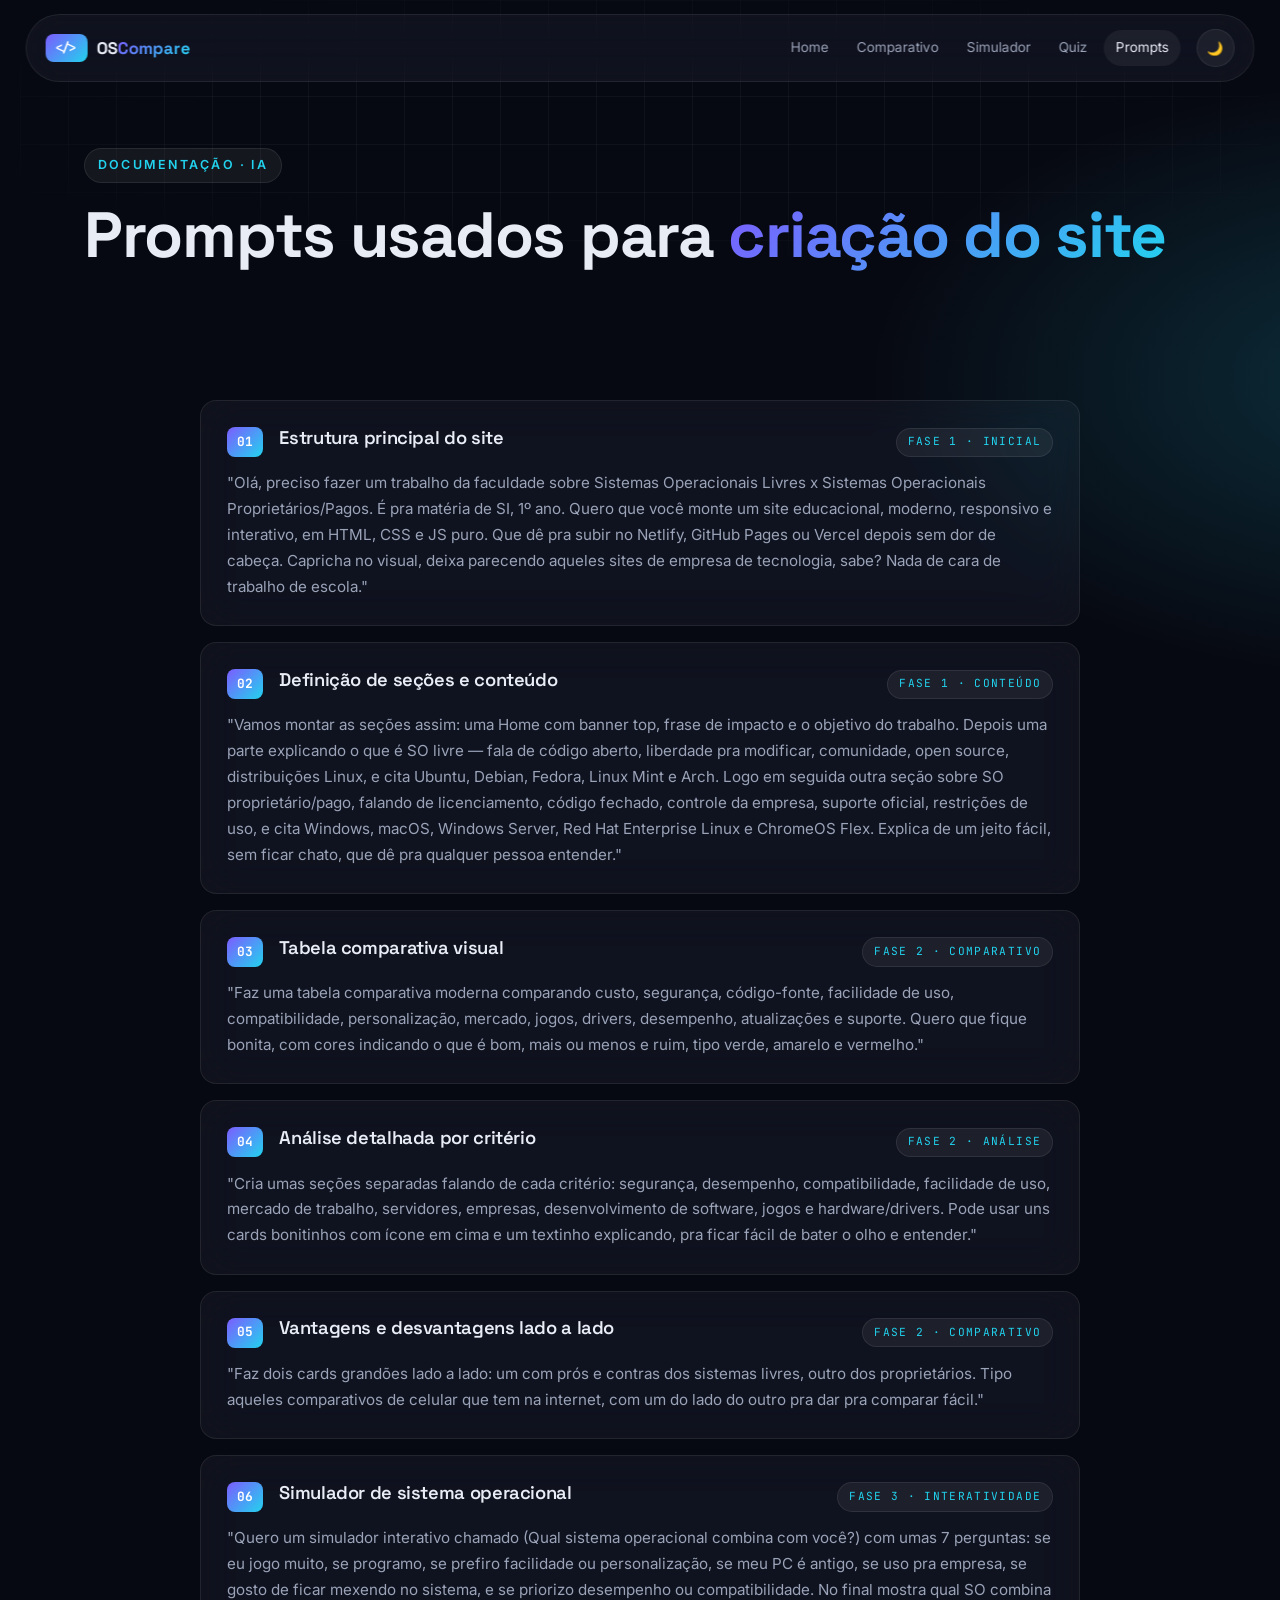
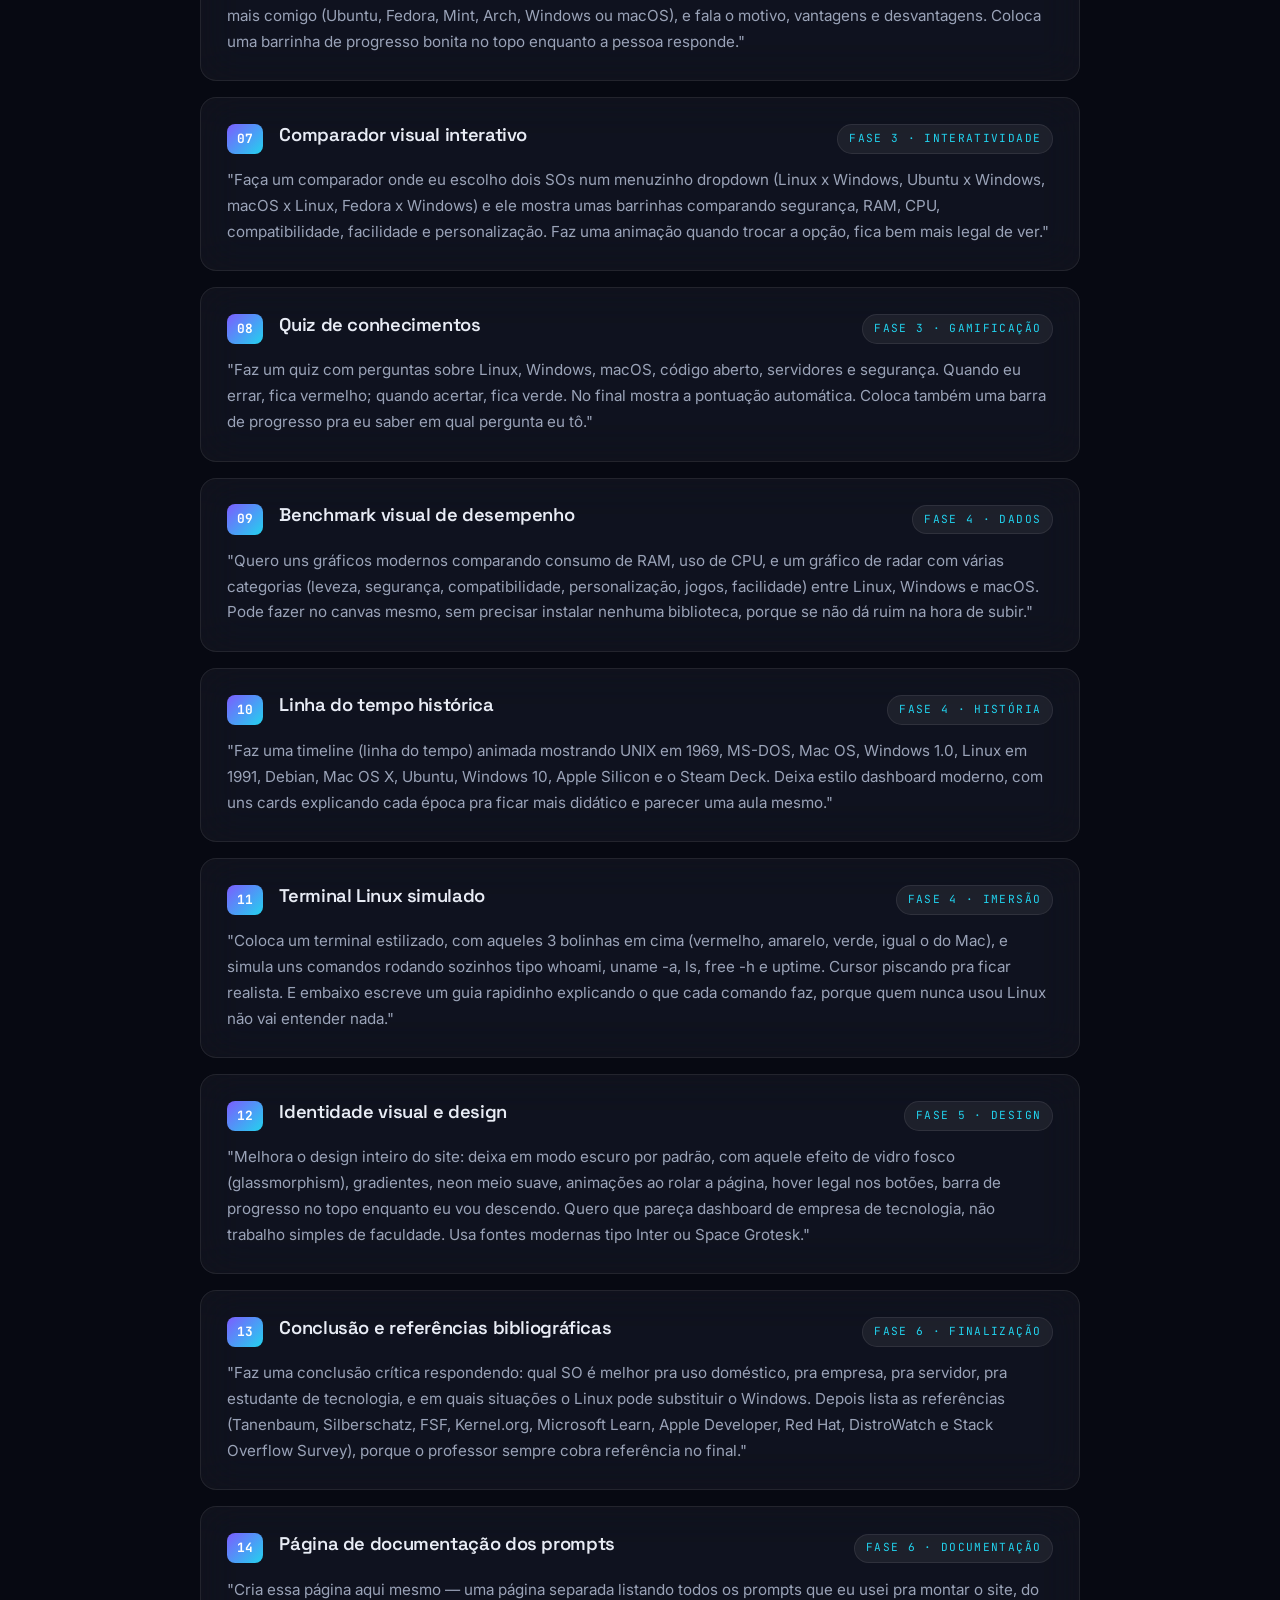
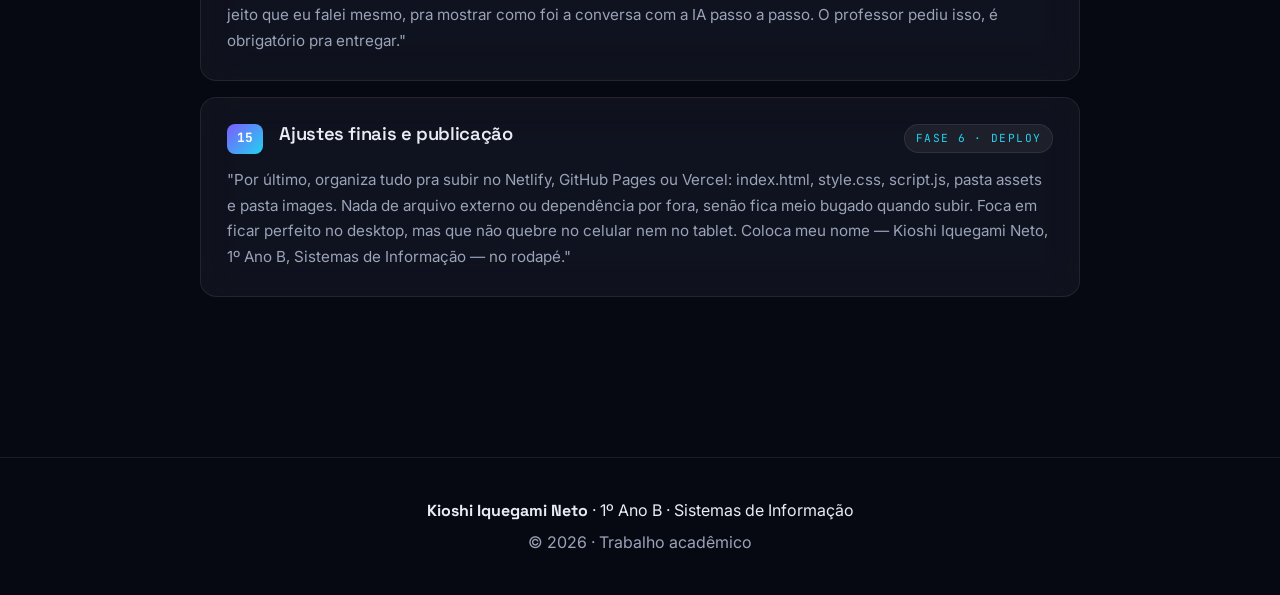
<file: prompts.html>
<!DOCTYPE html>
<html lang="pt-BR">
<head>
<meta charset="UTF-8" />
<meta name="viewport" content="width=device-width, initial-scale=1.0" />
<title>Prompts utilizados — Kioshi Iquegami Neto</title>
<meta name="description" content="Prompts utilizados para gerar o site com IA — trabalho acadêmico de Sistemas de Informação." />
<link href="https://fonts.googleapis.com/css2?family=Inter:wght@400;500;600;700&family=Space+Grotesk:wght@500;700&family=JetBrains+Mono:wght@400;600&display=swap" rel="stylesheet">
<link rel="stylesheet" href="style.css" />
</head>
<body>
<div id="scrollProgress"></div>

<header class="navbar glass">
  <a href="index.html" class="logo"><span class="logo-mark">&lt;/&gt;</span> <span>OS<span class="grad">Compare</span></span></a>
  <nav class="nav-links">
    <a href="index.html#home">Home</a>
    <a href="index.html#comparativo">Comparativo</a>
    <a href="index.html#simulador">Simulador</a>
    <a href="index.html#quiz">Quiz</a>
    <a href="prompts.html" class="active">Prompts</a>
  </nav>
  <button id="themeToggle" class="theme-toggle">🌙</button>
</header>

<section class="hero short">
  <div class="hero-bg"></div>
  <div class="hero-grid"></div>
  <div class="hero-content reveal">
    <span class="eyebrow">Documentação · IA</span>
    <h1>Prompts usados para <span class="grad">criação do site</span></h1>
  </div>
</section>

<section class="section">
  <div class="prompts-list">

    <article class="card glass reveal">
      <div class="p-head"><span class="p-num">01</span><h3>Estrutura principal do site</h3><span class="p-tag">Fase 1 · Inicial</span></div>
      <p>"Olá, preciso fazer um trabalho da faculdade sobre Sistemas Operacionais Livres x Sistemas Operacionais Proprietários/Pagos. É pra matéria de SI, 1º ano. Quero que você monte um site educacional, moderno, responsivo e interativo, em HTML, CSS e JS puro. Que dê pra subir no Netlify, GitHub Pages ou Vercel depois sem dor de cabeça. Capricha no visual, deixa parecendo aqueles sites de empresa de tecnologia, sabe? Nada de cara de trabalho de escola."</p>
    </article>

    <article class="card glass reveal">
      <div class="p-head"><span class="p-num">02</span><h3>Definição de seções e conteúdo</h3><span class="p-tag">Fase 1 · Conteúdo</span></div>
      <p>"Vamos montar as seções assim: uma Home com banner top, frase de impacto e o objetivo do trabalho. Depois uma parte explicando o que é SO livre — fala de código aberto, liberdade pra modificar, comunidade, open source, distribuições Linux, e cita Ubuntu, Debian, Fedora, Linux Mint e Arch. Logo em seguida outra seção sobre SO proprietário/pago, falando de licenciamento, código fechado, controle da empresa, suporte oficial, restrições de uso, e cita Windows, macOS, Windows Server, Red Hat Enterprise Linux e ChromeOS Flex. Explica de um jeito fácil, sem ficar chato, que dê pra qualquer pessoa entender."</p>
    </article>

    <article class="card glass reveal">
      <div class="p-head"><span class="p-num">03</span><h3>Tabela comparativa visual</h3><span class="p-tag">Fase 2 · Comparativo</span></div>
      <p>"Faz uma tabela comparativa moderna comparando custo, segurança, código-fonte, facilidade de uso, compatibilidade, personalização, mercado, jogos, drivers, desempenho, atualizações e suporte. Quero que fique bonita, com cores indicando o que é bom, mais ou menos e ruim, tipo verde, amarelo e vermelho."</p>
    </article>

    <article class="card glass reveal">
      <div class="p-head"><span class="p-num">04</span><h3>Análise detalhada por critério</h3><span class="p-tag">Fase 2 · Análise</span></div>
      <p>"Cria umas seções separadas falando de cada critério: segurança, desempenho, compatibilidade, facilidade de uso, mercado de trabalho, servidores, empresas, desenvolvimento de software, jogos e hardware/drivers. Pode usar uns cards bonitinhos com ícone em cima e um textinho explicando, pra ficar fácil de bater o olho e entender."</p>
    </article>

    <article class="card glass reveal">
      <div class="p-head"><span class="p-num">05</span><h3>Vantagens e desvantagens lado a lado</h3><span class="p-tag">Fase 2 · Comparativo</span></div>
      <p>"Faz dois cards grandões lado a lado: um com prós e contras dos sistemas livres, outro dos proprietários. Tipo aqueles comparativos de celular que tem na internet, com um do lado do outro pra dar pra comparar fácil."</p>
    </article>

    <article class="card glass reveal">
      <div class="p-head"><span class="p-num">06</span><h3>Simulador de sistema operacional</h3><span class="p-tag">Fase 3 · Interatividade</span></div>
      <p>"Quero um simulador interativo chamado (Qual sistema operacional combina com você?) com umas 7 perguntas: se eu jogo muito, se programo, se prefiro facilidade ou personalização, se meu PC é antigo, se uso pra empresa, se gosto de ficar mexendo no sistema, e se priorizo desempenho ou compatibilidade. No final mostra qual SO combina mais comigo (Ubuntu, Fedora, Mint, Arch, Windows ou macOS), e fala o motivo, vantagens e desvantagens. Coloca uma barrinha de progresso bonita no topo enquanto a pessoa responde."</p>
    </article>

    <article class="card glass reveal">
      <div class="p-head"><span class="p-num">07</span><h3>Comparador visual interativo</h3><span class="p-tag">Fase 3 · Interatividade</span></div>
      <p>"Faça um comparador onde eu escolho dois SOs num menuzinho dropdown (Linux x Windows, Ubuntu x Windows, macOS x Linux, Fedora x Windows) e ele mostra umas barrinhas comparando segurança, RAM, CPU, compatibilidade, facilidade e personalização. Faz uma animação quando trocar a opção, fica bem mais legal de ver."</p>
    </article>

    <article class="card glass reveal">
      <div class="p-head"><span class="p-num">08</span><h3>Quiz de conhecimentos</h3><span class="p-tag">Fase 3 · Gamificação</span></div>
      <p>"Faz um quiz com perguntas sobre Linux, Windows, macOS, código aberto, servidores e segurança. Quando eu errar, fica vermelho; quando acertar, fica verde. No final mostra a pontuação automática. Coloca também uma barra de progresso pra eu saber em qual pergunta eu tô."</p>
    </article>

    <article class="card glass reveal">
      <div class="p-head"><span class="p-num">09</span><h3>Benchmark visual de desempenho</h3><span class="p-tag">Fase 4 · Dados</span></div>
      <p>"Quero uns gráficos modernos comparando consumo de RAM, uso de CPU, e um gráfico de radar com várias categorias (leveza, segurança, compatibilidade, personalização, jogos, facilidade) entre Linux, Windows e macOS. Pode fazer no canvas mesmo, sem precisar instalar nenhuma biblioteca, porque se não dá ruim na hora de subir."</p>
    </article>

    <article class="card glass reveal">
      <div class="p-head"><span class="p-num">10</span><h3>Linha do tempo histórica</h3><span class="p-tag">Fase 4 · História</span></div>
      <p>"Faz uma timeline (linha do tempo) animada mostrando UNIX em 1969, MS-DOS, Mac OS, Windows 1.0, Linux em 1991, Debian, Mac OS X, Ubuntu, Windows 10, Apple Silicon e o Steam Deck. Deixa estilo dashboard moderno, com uns cards explicando cada época pra ficar mais didático e parecer uma aula mesmo."</p>
    </article>

    <article class="card glass reveal">
      <div class="p-head"><span class="p-num">11</span><h3>Terminal Linux simulado</h3><span class="p-tag">Fase 4 · Imersão</span></div>
      <p>"Coloca um terminal estilizado, com aqueles 3 bolinhas em cima (vermelho, amarelo, verde, igual o do Mac), e simula uns comandos rodando sozinhos tipo whoami, uname -a, ls, free -h e uptime. Cursor piscando pra ficar realista. E embaixo escreve um guia rapidinho explicando o que cada comando faz, porque quem nunca usou Linux não vai entender nada."</p>
    </article>

    <article class="card glass reveal">
      <div class="p-head"><span class="p-num">12</span><h3>Identidade visual e design</h3><span class="p-tag">Fase 5 · Design</span></div>
      <p>"Melhora o design inteiro do site: deixa em modo escuro por padrão, com aquele efeito de vidro fosco (glassmorphism), gradientes, neon meio suave, animações ao rolar a página, hover legal nos botões, barra de progresso no topo enquanto eu vou descendo. Quero que pareça dashboard de empresa de tecnologia, não trabalho simples de faculdade. Usa fontes modernas tipo Inter ou Space Grotesk."</p>
    </article>

    <article class="card glass reveal">
      <div class="p-head"><span class="p-num">13</span><h3>Conclusão e referências bibliográficas</h3><span class="p-tag">Fase 6 · Finalização</span></div>
      <p>"Faz uma conclusão crítica respondendo: qual SO é melhor pra uso doméstico, pra empresa, pra servidor, pra estudante de tecnologia, e em quais situações o Linux pode substituir o Windows. Depois lista as referências (Tanenbaum, Silberschatz, FSF, Kernel.org, Microsoft Learn, Apple Developer, Red Hat, DistroWatch e Stack Overflow Survey), porque o professor sempre cobra referência no final."</p>
    </article>

    <article class="card glass reveal">
      <div class="p-head"><span class="p-num">14</span><h3>Página de documentação dos prompts</h3><span class="p-tag">Fase 6 · Documentação</span></div>
      <p>"Cria essa página aqui mesmo — uma página separada listando todos os prompts que eu usei pra montar o site, do jeito que eu falei mesmo, pra mostrar como foi a conversa com a IA passo a passo. O professor pediu isso, é obrigatório pra entregar."</p>
    </article>

    <article class="card glass reveal">
      <div class="p-head"><span class="p-num">15</span><h3>Ajustes finais e publicação</h3><span class="p-tag">Fase 6 · Deploy</span></div>
      <p>"Por último, organiza tudo pra subir no Netlify, GitHub Pages ou Vercel: index.html, style.css, script.js, pasta assets e pasta images. Nada de arquivo externo ou dependência por fora, senão fica meio bugado quando subir. Foca em ficar perfeito no desktop, mas que não quebre no celular nem no tablet. Coloca meu nome — Kioshi Iquegami Neto, 1º Ano B, Sistemas de Informação — no rodapé."</p>
    </article>

  </div>
</section>

<footer class="footer">
  <div><strong>Kioshi Iquegami Neto</strong> · 1º Ano B · Sistemas de Informação</div>
  <div class="muted">© 2026 · Trabalho acadêmico</div>
</footer>

<script src="script.js"></script>
</body>
</html>
</file>
<file: style.css>
/* ========== RESET + TOKENS ========== */
*,*::before,*::after{box-sizing:border-box;margin:0;padding:0}
html{scroll-behavior:smooth}
:root{
  --bg:#070912;
  --bg-2:#0c1124;
  --surface:rgba(255,255,255,0.04);
  --surface-2:rgba(255,255,255,0.06);
  --border:rgba(255,255,255,0.08);
  --text:#e8ecf5;
  --muted:#9aa3b8;
  --primary:#7c5cff;
  --primary-2:#a78bfa;
  --accent:#22d3ee;
  --accent-2:#06b6d4;
  --ok:#10b981;
  --bad:#ef4444;
  --mid:#f59e0b;
  --grad-1:linear-gradient(135deg,#7c5cff 0%,#22d3ee 100%);
  --grad-2:linear-gradient(135deg,#22d3ee 0%,#10b981 100%);
  --grad-warn:linear-gradient(135deg,#f59e0b 0%,#ef4444 100%);
  --shadow:0 20px 60px -20px rgba(124,92,255,.35);
  --radius:16px;
  --maxw:1240px;
  --nav-h:68px;
}
[data-theme="light"]{
  --bg:#f6f7fb;
  --bg-2:#eef0f8;
  --surface:rgba(255,255,255,0.7);
  --surface-2:rgba(255,255,255,0.85);
  --border:rgba(15,23,42,0.08);
  --text:#0f172a;
  --muted:#475569;
  --shadow:0 20px 60px -20px rgba(124,92,255,.25);
}

body{
  font-family:'Inter',system-ui,-apple-system,sans-serif;
  background:var(--bg);
  color:var(--text);
  min-height:100vh;
  overflow-x:hidden;
  line-height:1.6;
  background-image:
    radial-gradient(1200px 600px at 10% -10%, rgba(124,92,255,.25), transparent 60%),
    radial-gradient(900px 500px at 110% 10%, rgba(34,211,238,.18), transparent 60%),
    radial-gradient(700px 500px at 50% 110%, rgba(167,139,250,.18), transparent 60%);
}

h1,h2,h3,h4{font-family:'Space Grotesk',sans-serif;letter-spacing:-.02em;line-height:1.15}
h1{font-size:clamp(2.2rem,5vw,4rem);font-weight:700}
h2{font-size:clamp(1.6rem,3vw,2.6rem);font-weight:700}
h3{font-size:1.2rem;font-weight:600}
a{color:inherit;text-decoration:none}
button{font-family:inherit;cursor:pointer;border:0;background:none;color:inherit}
.muted{color:var(--muted)}
.grad{background:var(--grad-1);-webkit-background-clip:text;background-clip:text;color:transparent}
.grad2{background:var(--grad-warn);-webkit-background-clip:text;background-clip:text;color:transparent}
.x{opacity:.6;font-weight:400;margin:0 .25rem}

.glass{
  background:var(--surface);
  border:1px solid var(--border);
  backdrop-filter:blur(20px) saturate(140%);
  -webkit-backdrop-filter:blur(20px) saturate(140%);
  border-radius:var(--radius);
}

/* ========== SCROLL PROGRESS ========== */
#scrollProgress{
  position:fixed;top:0;left:0;height:3px;width:0;z-index:200;
  background:var(--grad-1);
  box-shadow:0 0 18px rgba(124,92,255,.6);
  transition:width .12s linear;
}

/* ========== NAVBAR ========== */
.navbar{
  position:fixed;top:14px;left:50%;transform:translateX(-50%);
  width:min(96%,var(--maxw));height:var(--nav-h);
  display:flex;align-items:center;gap:1rem;padding:0 1.2rem;
  z-index:100;
  border-radius:999px;
}
.logo{display:flex;align-items:center;gap:.6rem;font-weight:700;font-family:'Space Grotesk',sans-serif;font-size:1.05rem}
.logo-mark{font-family:'JetBrains Mono',monospace;background:var(--grad-1);padding:.25rem .55rem;border-radius:8px;color:#fff;font-size:.8rem}
.nav-links{display:flex;gap:.25rem;margin-left:auto;flex-wrap:wrap}
.nav-links a{
  padding:.45rem .75rem;border-radius:999px;font-size:.85rem;color:var(--muted);
  transition:all .2s ease;
}
.nav-links a:hover,.nav-links a.active{background:var(--surface-2);color:var(--text)}
.theme-toggle{
  width:38px;height:38px;border-radius:50%;
  background:var(--surface-2);border:1px solid var(--border);
  display:flex;align-items:center;justify-content:center;
  transition:transform .25s ease;
}
.theme-toggle:hover{transform:rotate(20deg) scale(1.05)}
.menu-toggle{display:none}

/* ========== BUTTONS ========== */
.btn{
  display:inline-flex;align-items:center;gap:.5rem;
  padding:.85rem 1.4rem;border-radius:999px;font-weight:600;font-size:.95rem;
  transition:all .25s ease;cursor:pointer;border:1px solid transparent;
}
.btn-primary{background:var(--grad-1);color:#fff;box-shadow:var(--shadow)}
.btn-primary:hover{transform:translateY(-2px);box-shadow:0 25px 50px -15px rgba(124,92,255,.55)}
.btn-ghost{background:var(--surface);border-color:var(--border);color:var(--text)}
.btn-ghost:hover{background:var(--surface-2);transform:translateY(-2px)}

/* ========== HERO ========== */
.hero{
  position:relative;min-height:100vh;
  padding:calc(var(--nav-h) + 80px) 5% 4rem;
  display:grid;grid-template-columns:1.2fr .8fr;gap:3rem;align-items:center;
  max-width:var(--maxw);margin:0 auto;
}
.hero.short{min-height:auto;padding-bottom:2rem;display:block}
.hero-bg,.hero-grid{position:absolute;inset:0;pointer-events:none;z-index:-1}
.hero-grid{
  background-image:
    linear-gradient(rgba(255,255,255,.04) 1px,transparent 1px),
    linear-gradient(90deg,rgba(255,255,255,.04) 1px,transparent 1px);
  background-size:48px 48px;
  mask-image:radial-gradient(60% 50% at 50% 40%, #000 60%, transparent 100%);
}
.eyebrow{
  display:inline-block;font-size:.78rem;font-weight:600;letter-spacing:.18em;text-transform:uppercase;
  padding:.4rem .8rem;border-radius:999px;
  background:var(--surface-2);border:1px solid var(--border);color:var(--accent);
  margin-bottom:1rem;
}
.subtitle{color:var(--muted);font-size:1.1rem;max-width:60ch;margin:1.2rem 0 1.8rem}
.hero-cta{display:flex;gap:.8rem;flex-wrap:wrap;margin-bottom:2.5rem}
.hero-stats{display:grid;grid-template-columns:repeat(3,1fr);gap:1.2rem;max-width:540px}
.hero-stats div{padding:.4rem 0}
.hero-stats strong{display:block;font-family:'Space Grotesk',sans-serif;font-size:1.6rem;background:var(--grad-1);-webkit-background-clip:text;background-clip:text;color:transparent}
.hero-stats span{font-size:.78rem;color:var(--muted)}

.hero-card{padding:1.2rem;animation:float 6s ease-in-out infinite}
@keyframes float{0%,100%{transform:translateY(0)}50%{transform:translateY(-12px)}}
.term-mini .dots{display:flex;gap:.4rem;margin-bottom:.8rem}
.term-mini .dots span{width:12px;height:12px;border-radius:50%}
.term-mini .dots span:nth-child(1){background:#ff5f56}
.term-mini .dots span:nth-child(2){background:#ffbd2e}
.term-mini .dots span:nth-child(3){background:#27c93f}
.term-mini pre{font-family:'JetBrains Mono',monospace;font-size:.85rem;line-height:1.7;color:#cbd5e1}
.prompt{color:#22d3ee}
.path{color:#a78bfa}
.out{color:#94a3b8;display:block;padding-left:0}
.caret{display:inline-block;width:8px;background:#22d3ee;color:transparent;animation:blink 1s infinite}
@keyframes blink{50%{opacity:0}}

/* ========== SECTIONS ========== */
.section{
  position:relative;
  padding:6rem 5%;
  max-width:var(--maxw);margin:0 auto;
}
.section.alt{
  max-width:none;
  margin:0;
  padding-left:max(5%,calc((100vw - var(--maxw))/2 + 5%));
  padding-right:max(5%,calc((100vw - var(--maxw))/2 + 5%));
  background:linear-gradient(180deg,transparent,rgba(124,92,255,.04),transparent);
}
.section-head{text-align:center;margin-bottom:3rem;max-width:780px;margin-left:auto;margin-right:auto}
.section-head p{color:var(--muted);margin-top:.8rem}

/* ========== CARDS GRIDS ========== */
.cards-3,.cards-4{display:grid;gap:1.2rem}
.cards-3{grid-template-columns:repeat(auto-fit,minmax(280px,1fr))}
.cards-4{grid-template-columns:repeat(auto-fit,minmax(230px,1fr))}
.card{
  padding:1.6rem;border-radius:var(--radius);
  background:var(--surface);border:1px solid var(--border);
  transition:all .3s ease;
  position:relative;overflow:hidden;
}
.card::before{
  content:"";position:absolute;inset:0;border-radius:var(--radius);padding:1px;
  background:linear-gradient(135deg,transparent,rgba(124,92,255,.4),transparent 70%);
  -webkit-mask:linear-gradient(#000,#000) content-box,linear-gradient(#000,#000);
  -webkit-mask-composite:xor;mask-composite:exclude;
  opacity:0;transition:opacity .3s ease;
}
.card:hover{transform:translateY(-6px);box-shadow:var(--shadow)}
.card:hover::before{opacity:1}
.card h3{margin-bottom:.6rem}
.card p{color:var(--muted);font-size:.95rem}

.icon{width:44px;height:44px;border-radius:12px;margin-bottom:.9rem;
  display:flex;align-items:center;justify-content:center;
  background:var(--grad-1);box-shadow:0 8px 24px -8px rgba(124,92,255,.6);
  position:relative;
}
.icon::after{content:"";width:20px;height:20px;background:#fff;mask-size:contain;mask-repeat:no-repeat;mask-position:center;-webkit-mask-size:contain;-webkit-mask-repeat:no-repeat;-webkit-mask-position:center}
.icon-code::after{-webkit-mask-image:url("data:image/svg+xml;utf8,<svg xmlns='http://www.w3.org/2000/svg' viewBox='0 0 24 24' fill='none' stroke='%23fff' stroke-width='2'><polyline points='16 18 22 12 16 6'/><polyline points='8 6 2 12 8 18'/></svg>");mask-image:url("data:image/svg+xml;utf8,<svg xmlns='http://www.w3.org/2000/svg' viewBox='0 0 24 24' fill='none' stroke='%23fff' stroke-width='2'><polyline points='16 18 22 12 16 6'/><polyline points='8 6 2 12 8 18'/></svg>")}
.icon-mod::after{-webkit-mask-image:url("data:image/svg+xml;utf8,<svg xmlns='http://www.w3.org/2000/svg' viewBox='0 0 24 24' fill='none' stroke='%23fff' stroke-width='2'><path d='M12 20h9'/><path d='M16.5 3.5a2.121 2.121 0 0 1 3 3L7 19l-4 1 1-4Z'/></svg>");mask-image:url("data:image/svg+xml;utf8,<svg xmlns='http://www.w3.org/2000/svg' viewBox='0 0 24 24' fill='none' stroke='%23fff' stroke-width='2'><path d='M12 20h9'/><path d='M16.5 3.5a2.121 2.121 0 0 1 3 3L7 19l-4 1 1-4Z'/></svg>")}
.icon-com::after{-webkit-mask-image:url("data:image/svg+xml;utf8,<svg xmlns='http://www.w3.org/2000/svg' viewBox='0 0 24 24' fill='none' stroke='%23fff' stroke-width='2'><circle cx='9' cy='7' r='4'/><path d='M3 21v-2a4 4 0 0 1 4-4h4a4 4 0 0 1 4 4v2'/><circle cx='17' cy='7' r='4'/></svg>");mask-image:url("data:image/svg+xml;utf8,<svg xmlns='http://www.w3.org/2000/svg' viewBox='0 0 24 24' fill='none' stroke='%23fff' stroke-width='2'><circle cx='9' cy='7' r='4'/><path d='M3 21v-2a4 4 0 0 1 4-4h4a4 4 0 0 1 4 4v2'/><circle cx='17' cy='7' r='4'/></svg>")}
.icon-distro::after{-webkit-mask-image:url("data:image/svg+xml;utf8,<svg xmlns='http://www.w3.org/2000/svg' viewBox='0 0 24 24' fill='none' stroke='%23fff' stroke-width='2'><rect x='3' y='3' width='7' height='7'/><rect x='14' y='3' width='7' height='7'/><rect x='3' y='14' width='7' height='7'/><rect x='14' y='14' width='7' height='7'/></svg>");mask-image:url("data:image/svg+xml;utf8,<svg xmlns='http://www.w3.org/2000/svg' viewBox='0 0 24 24' fill='none' stroke='%23fff' stroke-width='2'><rect x='3' y='3' width='7' height='7'/><rect x='14' y='3' width='7' height='7'/><rect x='3' y='14' width='7' height='7'/><rect x='14' y='14' width='7' height='7'/></svg>")}
.icon-lock::after{-webkit-mask-image:url("data:image/svg+xml;utf8,<svg xmlns='http://www.w3.org/2000/svg' viewBox='0 0 24 24' fill='none' stroke='%23fff' stroke-width='2'><rect x='3' y='11' width='18' height='11' rx='2'/><path d='M7 11V7a5 5 0 0 1 10 0v4'/></svg>");mask-image:url("data:image/svg+xml;utf8,<svg xmlns='http://www.w3.org/2000/svg' viewBox='0 0 24 24' fill='none' stroke='%23fff' stroke-width='2'><rect x='3' y='11' width='18' height='11' rx='2'/><path d='M7 11V7a5 5 0 0 1 10 0v4'/></svg>")}
.icon-shield::after{-webkit-mask-image:url("data:image/svg+xml;utf8,<svg xmlns='http://www.w3.org/2000/svg' viewBox='0 0 24 24' fill='none' stroke='%23fff' stroke-width='2'><path d='M12 22s8-4 8-10V5l-8-3-8 3v7c0 6 8 10 8 10z'/></svg>");mask-image:url("data:image/svg+xml;utf8,<svg xmlns='http://www.w3.org/2000/svg' viewBox='0 0 24 24' fill='none' stroke='%23fff' stroke-width='2'><path d='M12 22s8-4 8-10V5l-8-3-8 3v7c0 6 8 10 8 10z'/></svg>")}
.icon-build::after{-webkit-mask-image:url("data:image/svg+xml;utf8,<svg xmlns='http://www.w3.org/2000/svg' viewBox='0 0 24 24' fill='none' stroke='%23fff' stroke-width='2'><rect x='3' y='3' width='18' height='18' rx='2'/><path d='M9 9h6v6H9z'/></svg>");mask-image:url("data:image/svg+xml;utf8,<svg xmlns='http://www.w3.org/2000/svg' viewBox='0 0 24 24' fill='none' stroke='%23fff' stroke-width='2'><rect x='3' y='3' width='18' height='18' rx='2'/><path d='M9 9h6v6H9z'/></svg>")}
.icon-head::after{-webkit-mask-image:url("data:image/svg+xml;utf8,<svg xmlns='http://www.w3.org/2000/svg' viewBox='0 0 24 24' fill='none' stroke='%23fff' stroke-width='2'><path d='M3 18v-6a9 9 0 0 1 18 0v6'/><path d='M21 19a2 2 0 0 1-2 2h-1v-6h3v4Z'/><path d='M3 19a2 2 0 0 0 2 2h1v-6H3v4Z'/></svg>");mask-image:url("data:image/svg+xml;utf8,<svg xmlns='http://www.w3.org/2000/svg' viewBox='0 0 24 24' fill='none' stroke='%23fff' stroke-width='2'><path d='M3 18v-6a9 9 0 0 1 18 0v6'/><path d='M21 19a2 2 0 0 1-2 2h-1v-6h3v4Z'/><path d='M3 19a2 2 0 0 0 2 2h1v-6H3v4Z'/></svg>")}

/* Distros */
.distros{display:grid;grid-template-columns:repeat(auto-fit,minmax(180px,1fr));gap:1rem;margin-top:2rem}
.distro{
  padding:1.3rem;border-radius:14px;
  background:linear-gradient(135deg,color-mix(in srgb,var(--c) 25%,transparent),transparent);
  border:1px solid color-mix(in srgb,var(--c) 35%,transparent);
  transition:all .3s ease;
}
.distro:hover{transform:translateY(-4px);background:linear-gradient(135deg,color-mix(in srgb,var(--c) 40%,transparent),transparent);box-shadow:0 15px 40px -15px var(--c)}
.distro h4{font-family:'Space Grotesk',sans-serif;font-size:1.15rem;color:var(--c);filter:brightness(1.4);margin-bottom:.3rem}
.distro p{color:var(--muted);font-size:.85rem}

/* TABLE */
.table-wrap{overflow:hidden;padding:0}
.modern-table{width:100%;border-collapse:collapse;font-size:.95rem}
.modern-table thead{background:linear-gradient(135deg,rgba(124,92,255,.15),rgba(34,211,238,.1))}
.modern-table th,.modern-table td{padding:1rem 1.2rem;text-align:left;border-bottom:1px solid var(--border)}
.modern-table th{font-family:'Space Grotesk',sans-serif;font-weight:600;font-size:.85rem;letter-spacing:.05em;text-transform:uppercase;color:var(--muted)}
.modern-table tr:last-child td{border:0}
.modern-table tr:hover td{background:var(--surface-2)}
.modern-table td.ok{color:var(--ok);font-weight:600}
.modern-table td.bad{color:var(--bad);font-weight:600}
.modern-table td.mid{color:var(--mid);font-weight:600}

/* VS */
.vs-grid{display:grid;grid-template-columns:repeat(auto-fit,minmax(360px,1fr));gap:1.5rem}
.vs-card{padding:1.8rem}
.vs-card h3{font-size:1.4rem;margin-bottom:1.2rem}
.vs-card h4{font-size:.8rem;letter-spacing:.15em;text-transform:uppercase;color:var(--muted);margin:.8rem 0 .5rem}
.vs-card ul{list-style:none}
.vs-card li{padding:.45rem 0 .45rem 1.5rem;position:relative;font-size:.95rem}
.pros li::before{content:"✓";position:absolute;left:0;color:var(--ok);font-weight:700}
.cons li::before{content:"✕";position:absolute;left:0;color:var(--bad);font-weight:700}

/* SIMULADOR */
.sim-wrap,.quiz-wrap{padding:2rem;max-width:780px;margin:0 auto}
.progress{height:6px;background:var(--surface-2);border-radius:999px;overflow:hidden;margin-bottom:2rem}
.progress > div{height:100%;background:var(--grad-1);width:0;transition:width .4s ease;box-shadow:0 0 12px rgba(124,92,255,.6)}
.sim-step h3{font-size:1.4rem;margin-bottom:1.2rem;text-align:center}
.sim-options{display:grid;gap:.7rem}
.sim-option{
  padding:1rem 1.2rem;border-radius:12px;
  background:var(--surface-2);border:1px solid var(--border);
  text-align:left;font-size:.95rem;transition:all .2s ease;
}
.sim-option:hover{border-color:var(--primary);transform:translateX(4px);background:var(--surface)}
.sim-option.selected{border-color:var(--accent);background:linear-gradient(135deg,rgba(124,92,255,.15),rgba(34,211,238,.1))}
.sim-actions{display:flex;justify-content:space-between;align-items:center;margin-top:1.8rem;flex-wrap:wrap;gap:.6rem}
.sim-result{margin-top:2rem;padding:2rem;border-radius:14px;background:linear-gradient(135deg,rgba(124,92,255,.15),rgba(34,211,238,.1));border:1px solid var(--border)}
.sim-result.hidden{display:none}
.sim-result h3{font-size:1.8rem;margin-bottom:.6rem;background:var(--grad-1);-webkit-background-clip:text;background-clip:text;color:transparent}
.sim-result h4{margin-top:1rem;font-size:.85rem;letter-spacing:.1em;text-transform:uppercase;color:var(--muted)}
.affinity{margin-top:1.5rem}
.affinity .bar{margin-bottom:.6rem}

/* COMPARADOR */
.cmp-presets{display:flex;flex-wrap:wrap;gap:.5rem;justify-content:center;margin-bottom:1.5rem}
.chip{padding:.5rem 1rem;border-radius:999px;background:var(--surface);border:1px solid var(--border);font-size:.85rem;transition:all .2s ease}
.chip:hover{background:var(--surface-2);border-color:var(--primary)}
.cmp-selects{display:grid;grid-template-columns:1fr 1fr;gap:1rem;max-width:600px;margin:0 auto 2rem}
.cmp-selects select{
  padding:.9rem 1rem;border-radius:12px;
  background:var(--surface);border:1px solid var(--border);
  color:var(--text);font-size:.95rem;font-family:inherit;
}
.cmp-grid{display:grid;grid-template-columns:repeat(auto-fit,minmax(340px,1fr));gap:1.5rem}
.cmp-card{border-radius:var(--radius);overflow:hidden;background:var(--surface);border:1px solid var(--border)}
.cmp-head{padding:1.5rem;position:relative;color:#fff}
.cmp-head::after{content:"";position:absolute;inset:0;background-image:linear-gradient(rgba(255,255,255,.06) 1px,transparent 1px),linear-gradient(90deg,rgba(255,255,255,.06) 1px,transparent 1px);background-size:24px 24px;opacity:.5}
.cmp-head b{position:relative;font-family:'Space Grotesk',sans-serif;font-size:1.8rem;display:block}
.cmp-head span{position:relative;font-size:.75rem;opacity:.9;letter-spacing:.1em;text-transform:uppercase}
.cmp-body{padding:1.3rem}
.bar{display:grid;grid-template-columns:90px 1fr 50px;align-items:center;gap:.8rem;margin-bottom:.85rem;font-size:.85rem}
.bar span{color:var(--muted)}
.bar .track{height:8px;background:var(--surface-2);border-radius:999px;overflow:hidden}
.bar .fill{height:100%;border-radius:999px;background:var(--grad-1);transition:width .8s cubic-bezier(.2,.8,.2,1)}
.bar b{text-align:right;font-family:'JetBrains Mono',monospace;font-size:.8rem;color:var(--muted)}

/* QUIZ */
.q-question{font-size:1.2rem;font-weight:600;margin-bottom:1.2rem;text-align:center}
.q-options{display:grid;gap:.7rem;margin-bottom:1.5rem}
.q-option{padding:1rem;border-radius:12px;background:var(--surface-2);border:1px solid var(--border);text-align:left;transition:all .2s ease}
.q-option:hover:not(:disabled){border-color:var(--primary);transform:translateX(4px)}
.q-option.correct{background:rgba(16,185,129,.2);border-color:var(--ok);color:var(--ok)}
.q-option.wrong{background:rgba(239,68,68,.2);border-color:var(--bad);color:var(--bad)}
.q-option:disabled{cursor:default}
#quizScore{text-align:center;font-family:'JetBrains Mono',monospace;margin-top:1rem}

/* BENCHMARK */
.bench-grid{display:grid;grid-template-columns:repeat(auto-fit,minmax(380px,1fr));gap:1.5rem;margin-bottom:2rem}
.bench-grid h3{margin-bottom:1.2rem;font-size:1.05rem}
.radar-wrap{padding:2rem;text-align:center}
.radar-wrap canvas{max-width:100%;height:auto}
.legend{display:flex;gap:1.5rem;justify-content:center;margin-top:1rem;flex-wrap:wrap;font-size:.85rem;color:var(--muted)}
.legend i{display:inline-block;width:12px;height:12px;border-radius:3px;margin-right:.4rem;vertical-align:middle}

/* TIMELINE */
.timeline{
  position:relative;padding:2rem 0;
  display:grid;gap:1rem;
}
.timeline::before{
  content:"";position:absolute;left:60px;top:0;bottom:0;width:2px;
  background:linear-gradient(180deg,var(--primary),var(--accent));
  opacity:.4;
}
.t-item{
  display:grid;grid-template-columns:120px 1fr;align-items:center;gap:1.5rem;
  padding:1rem 1.4rem 1rem 0;
  position:relative;
}
.t-item::before{
  content:"";position:absolute;left:54px;top:50%;transform:translateY(-50%);
  width:14px;height:14px;border-radius:50%;
  background:var(--grad-1);box-shadow:0 0 14px var(--primary);
}
.t-item b{font-family:'JetBrains Mono',monospace;font-size:1.1rem;color:var(--accent);text-align:left}
.t-item span{padding:1rem 1.3rem;background:var(--surface);border:1px solid var(--border);border-radius:12px;transition:all .3s ease}
.t-item:hover span{transform:translateX(6px);border-color:var(--primary)}

/* TERMINAL */
.term{padding:1.4rem;max-width:840px;margin:0 auto;font-family:'JetBrains Mono',monospace}
.term .dots{display:flex;align-items:center;gap:.4rem;margin-bottom:1rem;padding-bottom:.8rem;border-bottom:1px solid var(--border)}
.term .dots span{width:13px;height:13px;border-radius:50%}
.term .dots span:nth-child(1){background:#ff5f56}
.term .dots span:nth-child(2){background:#ffbd2e}
.term .dots span:nth-child(3){background:#27c93f}
.term .dots i{margin-left:auto;font-style:normal;color:var(--muted);font-size:.8rem}
#termOut{font-size:.9rem;line-height:1.8;min-height:300px;color:#cbd5e1;white-space:pre-wrap}
#termOut .cmd{color:#22d3ee}
#termOut .res{color:#94a3b8}

/* REFERÊNCIAS */
.refs{list-style:none;display:grid;gap:.6rem;max-width:900px;margin:0 auto}
.refs li{padding:1rem 1.2rem;background:var(--surface);border:1px solid var(--border);border-radius:12px;font-size:.92rem;transition:all .2s ease}
.refs li:hover{border-color:var(--primary);transform:translateX(4px)}
.refs em{color:var(--accent);font-style:normal;font-weight:600}
.refs span{display:block;color:var(--muted);font-family:'JetBrains Mono',monospace;font-size:.8rem;margin-top:.3rem}

/* PROMPTS */
.prompts-list{max-width:880px;margin:0 auto;display:grid;gap:1rem}
.p-head{display:flex;align-items:center;gap:1rem;margin-bottom:.8rem;flex-wrap:wrap}
.p-num{font-family:'JetBrains Mono',monospace;background:var(--grad-1);color:#fff;padding:.3rem .65rem;border-radius:8px;font-size:.8rem;font-weight:700}
.p-head h3{font-size:1.15rem}
.p-tag{
  margin-left:auto;font-family:'JetBrains Mono',monospace;font-size:.7rem;
  letter-spacing:.12em;text-transform:uppercase;color:var(--accent);
  padding:.3rem .7rem;border:1px solid var(--border);border-radius:999px;
  background:var(--surface-2);
}
.prompts-list p{color:var(--muted);line-height:1.7;font-size:.95rem}

/* TIMELINE — cards explicativos */
.timeline{max-width:980px;margin:0 auto;padding:1rem 0 1rem 0;display:grid;gap:1.1rem;position:relative}
.timeline::before{
  content:"";position:absolute;left:14px;top:0;bottom:0;width:2px;
  background:linear-gradient(180deg,var(--primary),var(--accent));
  opacity:.35;
}
.t-card{
  position:relative;margin-left:38px;
  padding:1.3rem 1.5rem;border-radius:14px;
  background:var(--surface);border:1px solid var(--border);
  transition:all .3s ease;
}
.t-card::before{
  content:"";position:absolute;left:-32px;top:1.5rem;
  width:14px;height:14px;border-radius:50%;
  background:var(--grad-1);box-shadow:0 0 14px var(--primary);
}
.t-card:hover{transform:translateX(4px);border-color:var(--primary);box-shadow:0 12px 30px -15px rgba(124,92,255,.4)}
.t-year{font-family:'JetBrains Mono',monospace;font-size:.95rem;color:var(--accent);font-weight:700;margin-bottom:.3rem;letter-spacing:.05em}
.t-card h3{margin-bottom:.5rem;font-size:1.15rem}
.t-card p{color:var(--muted);font-size:.93rem;line-height:1.7;margin-bottom:.8rem}
.t-tag{
  display:inline-block;font-family:'JetBrains Mono',monospace;font-size:.7rem;
  font-weight:700;letter-spacing:.08em;text-transform:uppercase;
  padding:.25rem .6rem;border-radius:6px;margin-right:.4rem;
}
.t-linux{background:rgba(233,84,32,.18);color:#f97316;border:1px solid rgba(233,84,32,.4)}
.t-win{background:rgba(0,120,212,.18);color:#60a5fa;border:1px solid rgba(0,120,212,.4)}
.t-mac{background:rgba(167,139,250,.18);color:#c4b5fd;border:1px solid rgba(167,139,250,.4)}
.t-unix{background:rgba(34,211,238,.15);color:#22d3ee;border:1px solid rgba(34,211,238,.4)}

/* TERMINAL GUIDE */
.term-guide{
  max-width:840px;margin:1.8rem auto 0;padding:1.6rem 1.8rem;
  background:var(--surface);border:1px solid var(--border);border-radius:14px;
}
.term-guide h3{margin-bottom:.4rem;font-size:1.15rem}
.term-guide code{
  font-family:'JetBrains Mono',monospace;font-size:.82rem;
  background:var(--surface-2);color:#22d3ee;padding:.12rem .4rem;border-radius:5px;
}
.cmd-guide{list-style:none;display:grid;gap:.75rem}
.cmd-guide li{
  display:grid;grid-template-columns:200px 1fr;gap:1rem;align-items:start;
  padding:.85rem 1rem;background:var(--surface-2);border-radius:10px;
  border:1px solid var(--border);
}
.cmd-guide li code{align-self:start}
.cmd-guide li span{color:var(--muted);font-size:.9rem;line-height:1.6}
.cmd-guide li b{color:var(--text);display:block;margin-bottom:.2rem;font-weight:600}
@media (max-width:680px){
  .cmd-guide li{grid-template-columns:1fr}
}

/* FOOTER */
.footer{
  padding:2.5rem 5%;text-align:center;
  border-top:1px solid var(--border);margin-top:4rem;
  display:flex;flex-direction:column;gap:.4rem;align-items:center;
}
.footer strong{font-family:'Space Grotesk',sans-serif}

/* REVEAL */
.reveal{opacity:0;transform:translateY(30px);transition:all .8s cubic-bezier(.2,.8,.2,1)}
.reveal.is-visible{opacity:1;transform:none}

/* RESPONSIVO */
@media (max-width:980px){
  .hero{grid-template-columns:1fr;padding-top:calc(var(--nav-h) + 60px)}
  .hero-card{order:-1}
  .nav-links{display:none;position:absolute;top:calc(100% + 8px);left:0;right:0;flex-direction:column;background:var(--bg-2);padding:1rem;border-radius:14px;border:1px solid var(--border)}
  .nav-links.open{display:flex}
  .menu-toggle{display:flex;width:38px;height:38px;border-radius:50%;background:var(--surface-2);border:1px solid var(--border);align-items:center;justify-content:center}
  .navbar{border-radius:18px}
  .cmp-selects{grid-template-columns:1fr}
  .timeline::before{left:30px}
  .t-item{grid-template-columns:80px 1fr}
  .t-item::before{left:24px}
  .hero-stats{grid-template-columns:1fr 1fr}
}
@media (max-width:560px){
  .section{padding:4rem 5%}
  .hero-stats{grid-template-columns:1fr}
  h1{font-size:2.2rem}
}
</file>
